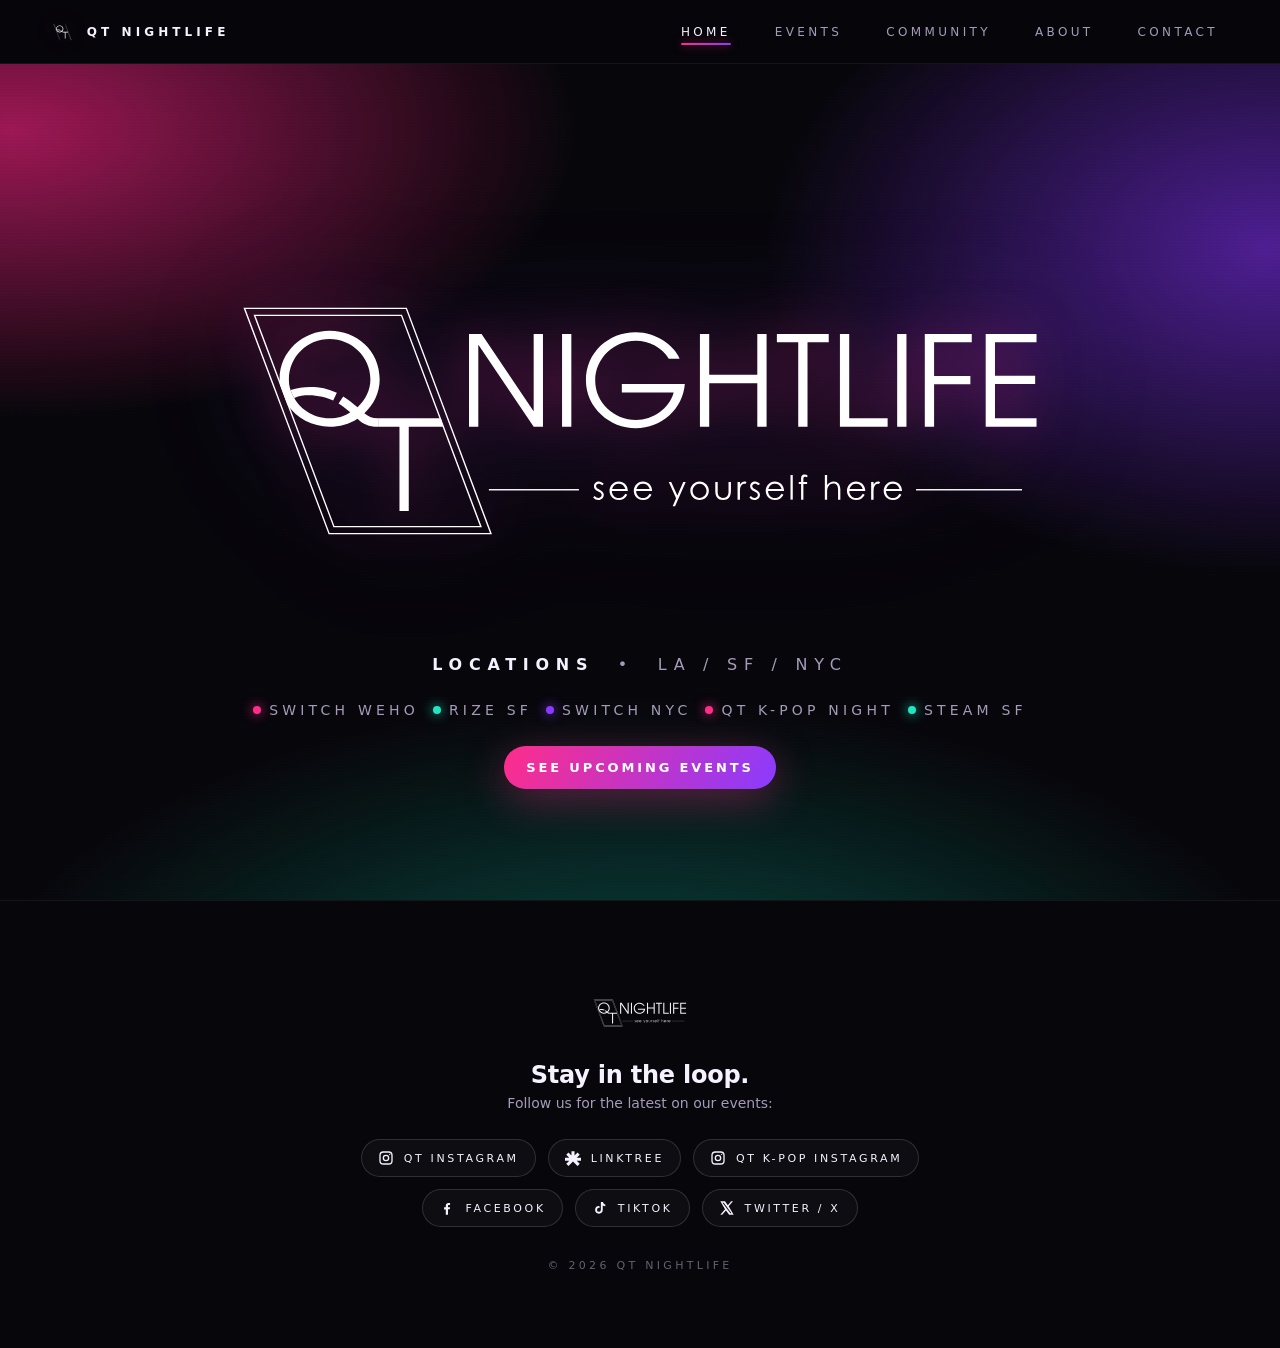
<file: index.html>
<!doctype html>
<html lang="en">
<head>
<meta charset="utf-8" />
<meta name="viewport" content="width=device-width, initial-scale=1, viewport-fit=cover" />
<title>QT Nightlife — LA · SF · NYC</title>
<meta name="description" content="QT Nightlife — LGBTQ+ nightlife in LA, SF, and NYC." />
<link rel="stylesheet" href="styles.css?v=2" />
</head>
<body>

  <header class="topnav">
    <a class="topnav-brand" href="index.html">
      <img src="brand_assets/Logos/QT Nightlife NEW Logos/Icon Only/QT Nightlife Icon Only - White.svg" alt="QT" />
      <span class="brand-name">QT Nightlife</span>
    </a>
    <nav class="topnav-tabs">
      <a href="index.html" aria-current="page">Home</a>
      <a href="events.html">Events</a>
      <a href="community.html">Community</a>
      <a href="about.html">About</a>
      <a href="contact.html">Contact</a>
    </nav>
  </header>

  <section class="hero">
    <div></div>
    <div class="hero-center">
      <img
        class="wordmark"
        src="brand_assets/Logos/QT Nightlife NEW Logos/QT Nightlife_logo Logo - White.svg"
        alt="QT Nightlife"
      />
      <p class="tagline"><b>Locations</b>&nbsp;&nbsp;•&nbsp;&nbsp;<span class="nowrap">LA&nbsp;/&nbsp;SF&nbsp;/&nbsp;NYC</span></p>
      <div class="cities">
        <span class="city-item"><span class="dot"></span>Switch WeHo</span>
        <span class="city-item"><span class="dot t"></span>RIZE SF</span>
        <span class="city-item"><span class="dot p"></span>Switch NYC</span>
        <span class="city-item"><span class="dot"></span>QT K-Pop Night</span>
        <span class="city-item"><span class="dot t"></span>Steam SF</span>
      </div>
      <div class="cta-row">
        <a class="cta primary" href="events.html">See Upcoming Events</a>
      </div>
    </div>
  </section>

  <footer class="footer">
    <img class="footer-mark" src="brand_assets/Logos/QT Nightlife NEW Logos/QT Nightlife_logo Logo - White.svg" alt="QT Nightlife" />
    <h3>Stay in the loop.</h3>
    <p>Follow us for the latest on our events:</p>
    <div class="socials">
      <div class="socials-row">
        <a class="social" href="https://instagram.com/qtnightlife" target="_blank" rel="noopener">
          <svg viewBox="0 0 24 24" fill="none" stroke="currentColor" stroke-width="2" stroke-linecap="round" stroke-linejoin="round" aria-hidden="true"><rect x="3" y="3" width="18" height="18" rx="5"/><circle cx="12" cy="12" r="4"/><circle cx="17.5" cy="6.5" r="1" fill="currentColor" stroke="none"/></svg>
          QT Instagram
        </a>
        <a class="social" href="https://linktr.ee/qtnightlife" target="_blank" rel="noopener">
          <svg viewBox="0 0 24 24" fill="currentColor" aria-hidden="true"><path d="M9.7 2h4.6v6.4l4.5-4.5 3.3 3.3-4.5 4.5H24v4.6h-6.4l4.5 4.5-3.3 3.3-6.8-6.8L5.2 24l-3.3-3.3 4.5-4.5H0v-4.6h6.4L1.9 7.2 5.2 3.9l4.5 4.5V2z"/></svg>
          Linktree
        </a>
        <a class="social" href="https://www.instagram.com/qtkpopnight/" target="_blank" rel="noopener">
          <svg viewBox="0 0 24 24" fill="none" stroke="currentColor" stroke-width="2" stroke-linecap="round" stroke-linejoin="round" aria-hidden="true"><rect x="3" y="3" width="18" height="18" rx="5"/><circle cx="12" cy="12" r="4"/><circle cx="17.5" cy="6.5" r="1" fill="currentColor" stroke="none"/></svg>
          QT K-Pop Instagram
        </a>
      </div>
      <div class="socials-row">
        <a class="social" href="https://www.facebook.com/QTNightlife" target="_blank" rel="noopener">
          <svg viewBox="0 0 24 24" fill="currentColor" aria-hidden="true"><path d="M13.5 22v-8h2.7l.4-3.1h-3.1V8.9c0-.9.2-1.5 1.5-1.5h1.6V4.6c-.3 0-1.3-.1-2.4-.1-2.4 0-4 1.5-4 4.1V11H7.6v3.1h2.6V22h3.3z"/></svg>
          Facebook
        </a>
        <a class="social" href="https://tiktok.com/@qtnightlife" target="_blank" rel="noopener">
          <svg viewBox="0 0 24 24" fill="currentColor" aria-hidden="true"><path d="M16.5 3c.4 1.9 1.5 3.3 3.5 3.8v2.7c-1.4 0-2.7-.4-3.9-1.1v6.4a5.7 5.7 0 1 1-5.7-5.7c.3 0 .6 0 .9.1v2.8a2.9 2.9 0 1 0 2 2.8V3h3.2z"/></svg>
          TikTok
        </a>
        <a class="social" href="https://x.com/qtnightlife" target="_blank" rel="noopener">
          <svg viewBox="0 0 24 24" fill="currentColor" aria-hidden="true"><path d="M18.244 2H21l-6.49 7.41L22 22h-6.78l-4.78-6.27L4.8 22H2l7.02-8.02L2 2h6.96l4.3 5.71L18.24 2zm-1.19 18h1.7L7.05 4H5.27l11.78 16z"/></svg>
          Twitter / X
        </a>
      </div>
    </div>
    <p class="legal">© 2026 QT Nightlife</p>
  </footer>

</body>
</html>
</file>
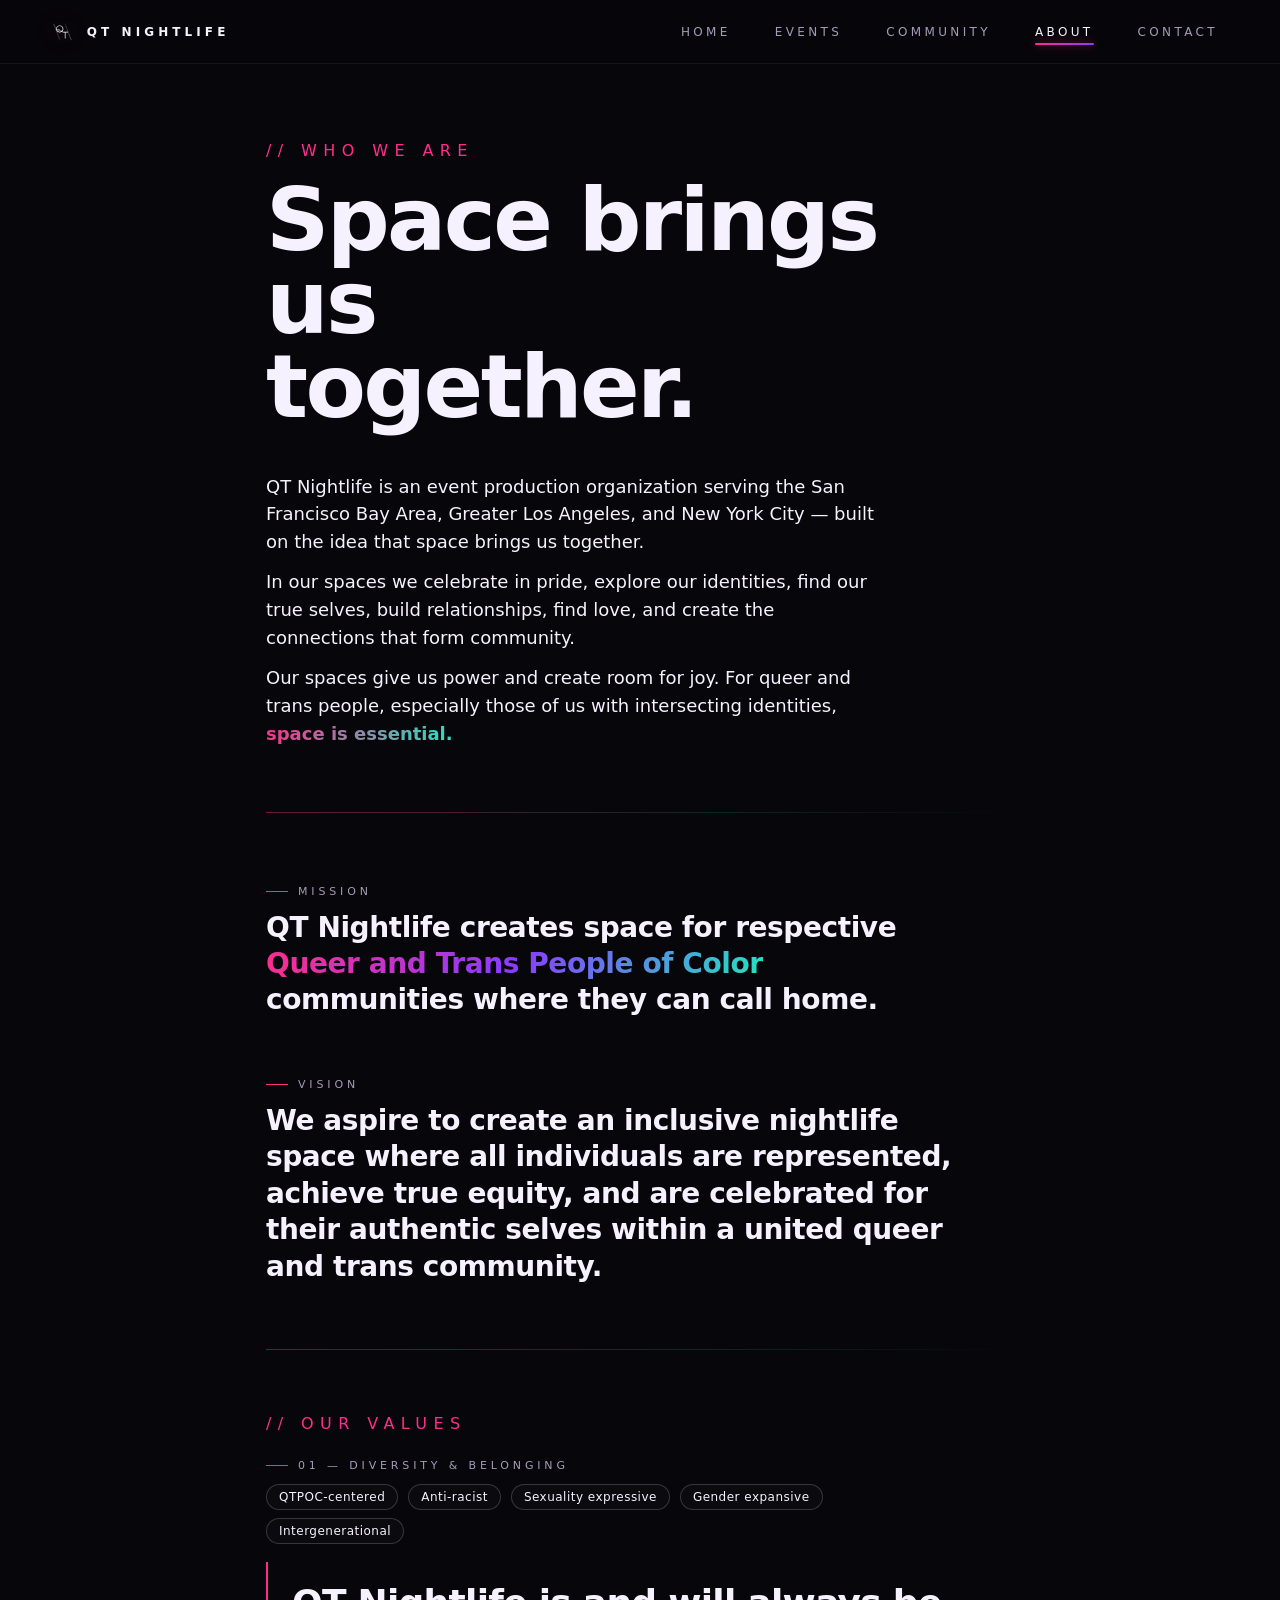
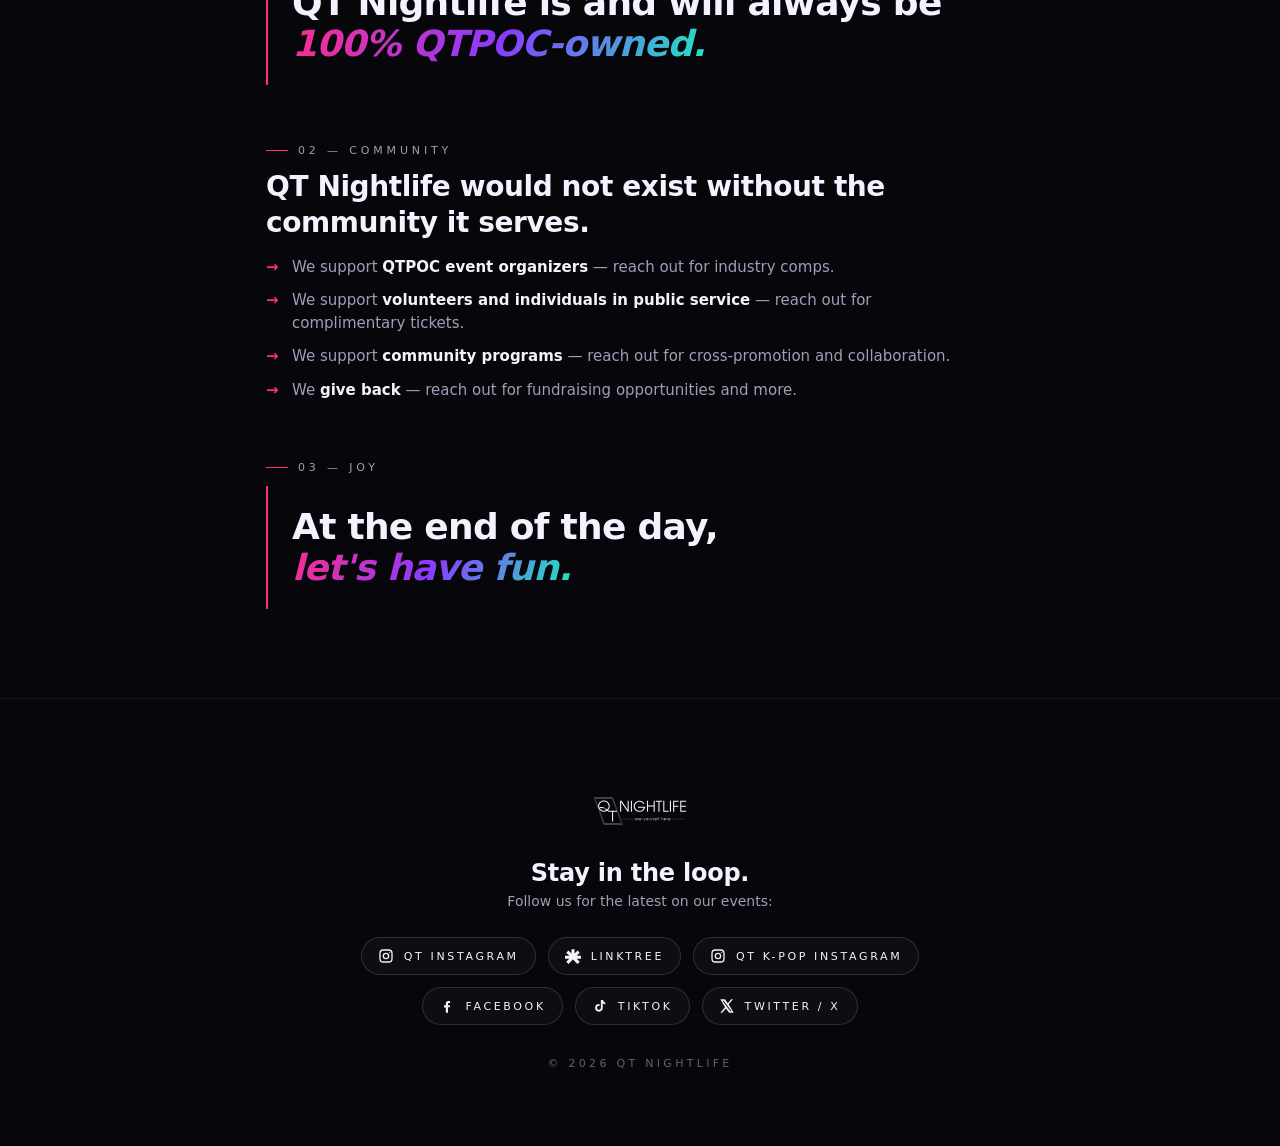
<file: about.html>
<!doctype html>
<html lang="en">
<head>
<meta charset="utf-8" />
<meta name="viewport" content="width=device-width, initial-scale=1, viewport-fit=cover" />
<title>About — QT Nightlife</title>
<meta name="description" content="About QT Nightlife — a queer nightlife collective throwing parties across Los Angeles, San Francisco, and New York." />
<link rel="stylesheet" href="styles.css?v=2" />
</head>
<body>

  <header class="topnav">
    <a class="topnav-brand" href="index.html">
      <img src="brand_assets/Logos/QT Nightlife NEW Logos/Icon Only/QT Nightlife Icon Only - White.svg" alt="QT" />
      <span class="brand-name">QT Nightlife</span>
    </a>
    <nav class="topnav-tabs">
      <a href="index.html">Home</a>
      <a href="events.html">Events</a>
      <a href="community.html">Community</a>
      <a href="about.html" aria-current="page">About</a>
      <a href="contact.html">Contact</a>
    </nav>
  </header>

  <main class="manifesto">
    <p class="manifesto-eyebrow">// Who we are</p>

    <h1 class="manifesto-hero">
      Space brings us<br/>together.
    </h1>

    <div class="manifesto-intro">
      <p>QT Nightlife is an event production organization serving the San Francisco Bay Area, Greater Los Angeles, and New York City — built on the idea that space brings us together.</p>
      <p>In our spaces we celebrate in pride, explore our identities, find our true selves, build relationships, find love, and create the connections that form community.</p>
      <p>Our spaces give us power and create room for joy. For queer and trans people, especially those of us with intersecting identities, <span class="hl">space is essential.</span></p>
    </div>

    <hr class="manifesto-rule" />

    <section class="manifesto-section">
      <p class="manifesto-label">Mission</p>
      <p class="manifesto-statement">
        QT Nightlife creates space for respective <em>Queer and Trans People of Color</em> communities where they can call home.
      </p>
    </section>

    <section class="manifesto-section">
      <p class="manifesto-label">Vision</p>
      <p class="manifesto-statement">
        We aspire to create an inclusive nightlife space where all individuals are represented, achieve true equity, and are celebrated for their authentic selves within a united queer and trans community.
      </p>
    </section>

    <hr class="manifesto-rule" />

    <p class="manifesto-eyebrow">// Our Values</p>

    <section class="manifesto-section">
      <p class="manifesto-label">01 — Diversity &amp; Belonging</p>
      <p class="manifesto-tags">
        <span>QTPOC-centered</span>
        <span>Anti-racist</span>
        <span>Sexuality expressive</span>
        <span>Gender expansive</span>
        <span>Intergenerational</span>
      </p>
      <blockquote class="manifesto-quote">
        QT Nightlife is and will always be<br/><em>100% QTPOC-owned.</em>
      </blockquote>
    </section>

    <section class="manifesto-section">
      <p class="manifesto-label">02 — Community</p>
      <p class="manifesto-statement">
        QT Nightlife would not exist without the community it serves.
      </p>
      <ul class="manifesto-list">
        <li>We support <strong>QTPOC event organizers</strong> — reach out for industry comps.</li>
        <li>We support <strong>volunteers and individuals in public service</strong> — reach out for complimentary tickets.</li>
        <li>We support <strong>community programs</strong> — reach out for cross-promotion and collaboration.</li>
        <li>We <strong>give back</strong> — reach out for fundraising opportunities and more.</li>
      </ul>
    </section>

    <section class="manifesto-section">
      <p class="manifesto-label">03 — Joy</p>
      <blockquote class="manifesto-quote">
        At the end of the day,<br/><em>let's have fun.</em>
      </blockquote>
    </section>
  </main>

  <footer class="footer">
    <img class="footer-mark" src="brand_assets/Logos/QT Nightlife NEW Logos/QT Nightlife_logo Logo - White.svg" alt="QT Nightlife" />
    <h3>Stay in the loop.</h3>
    <p>Follow us for the latest on our events:</p>
    <div class="socials">
      <div class="socials-row">
        <a class="social" href="https://instagram.com/qtnightlife" target="_blank" rel="noopener">
          <svg viewBox="0 0 24 24" fill="none" stroke="currentColor" stroke-width="2" stroke-linecap="round" stroke-linejoin="round" aria-hidden="true"><rect x="3" y="3" width="18" height="18" rx="5"/><circle cx="12" cy="12" r="4"/><circle cx="17.5" cy="6.5" r="1" fill="currentColor" stroke="none"/></svg>
          QT Instagram
        </a>
        <a class="social" href="https://linktr.ee/qtnightlife" target="_blank" rel="noopener">
          <svg viewBox="0 0 24 24" fill="currentColor" aria-hidden="true"><path d="M9.7 2h4.6v6.4l4.5-4.5 3.3 3.3-4.5 4.5H24v4.6h-6.4l4.5 4.5-3.3 3.3-6.8-6.8L5.2 24l-3.3-3.3 4.5-4.5H0v-4.6h6.4L1.9 7.2 5.2 3.9l4.5 4.5V2z"/></svg>
          Linktree
        </a>
        <a class="social" href="https://www.instagram.com/qtkpopnight/" target="_blank" rel="noopener">
          <svg viewBox="0 0 24 24" fill="none" stroke="currentColor" stroke-width="2" stroke-linecap="round" stroke-linejoin="round" aria-hidden="true"><rect x="3" y="3" width="18" height="18" rx="5"/><circle cx="12" cy="12" r="4"/><circle cx="17.5" cy="6.5" r="1" fill="currentColor" stroke="none"/></svg>
          QT K-Pop Instagram
        </a>
      </div>
      <div class="socials-row">
        <a class="social" href="https://www.facebook.com/QTNightlife" target="_blank" rel="noopener">
          <svg viewBox="0 0 24 24" fill="currentColor" aria-hidden="true"><path d="M13.5 22v-8h2.7l.4-3.1h-3.1V8.9c0-.9.2-1.5 1.5-1.5h1.6V4.6c-.3 0-1.3-.1-2.4-.1-2.4 0-4 1.5-4 4.1V11H7.6v3.1h2.6V22h3.3z"/></svg>
          Facebook
        </a>
        <a class="social" href="https://tiktok.com/@qtnightlife" target="_blank" rel="noopener">
          <svg viewBox="0 0 24 24" fill="currentColor" aria-hidden="true"><path d="M16.5 3c.4 1.9 1.5 3.3 3.5 3.8v2.7c-1.4 0-2.7-.4-3.9-1.1v6.4a5.7 5.7 0 1 1-5.7-5.7c.3 0 .6 0 .9.1v2.8a2.9 2.9 0 1 0 2 2.8V3h3.2z"/></svg>
          TikTok
        </a>
        <a class="social" href="https://x.com/qtnightlife" target="_blank" rel="noopener">
          <svg viewBox="0 0 24 24" fill="currentColor" aria-hidden="true"><path d="M18.244 2H21l-6.49 7.41L22 22h-6.78l-4.78-6.27L4.8 22H2l7.02-8.02L2 2h6.96l4.3 5.71L18.24 2zm-1.19 18h1.7L7.05 4H5.27l11.78 16z"/></svg>
          Twitter / X
        </a>
      </div>
    </div>
    <p class="legal">© 2026 QT Nightlife</p>
  </footer>

</body>
</html>
</file>
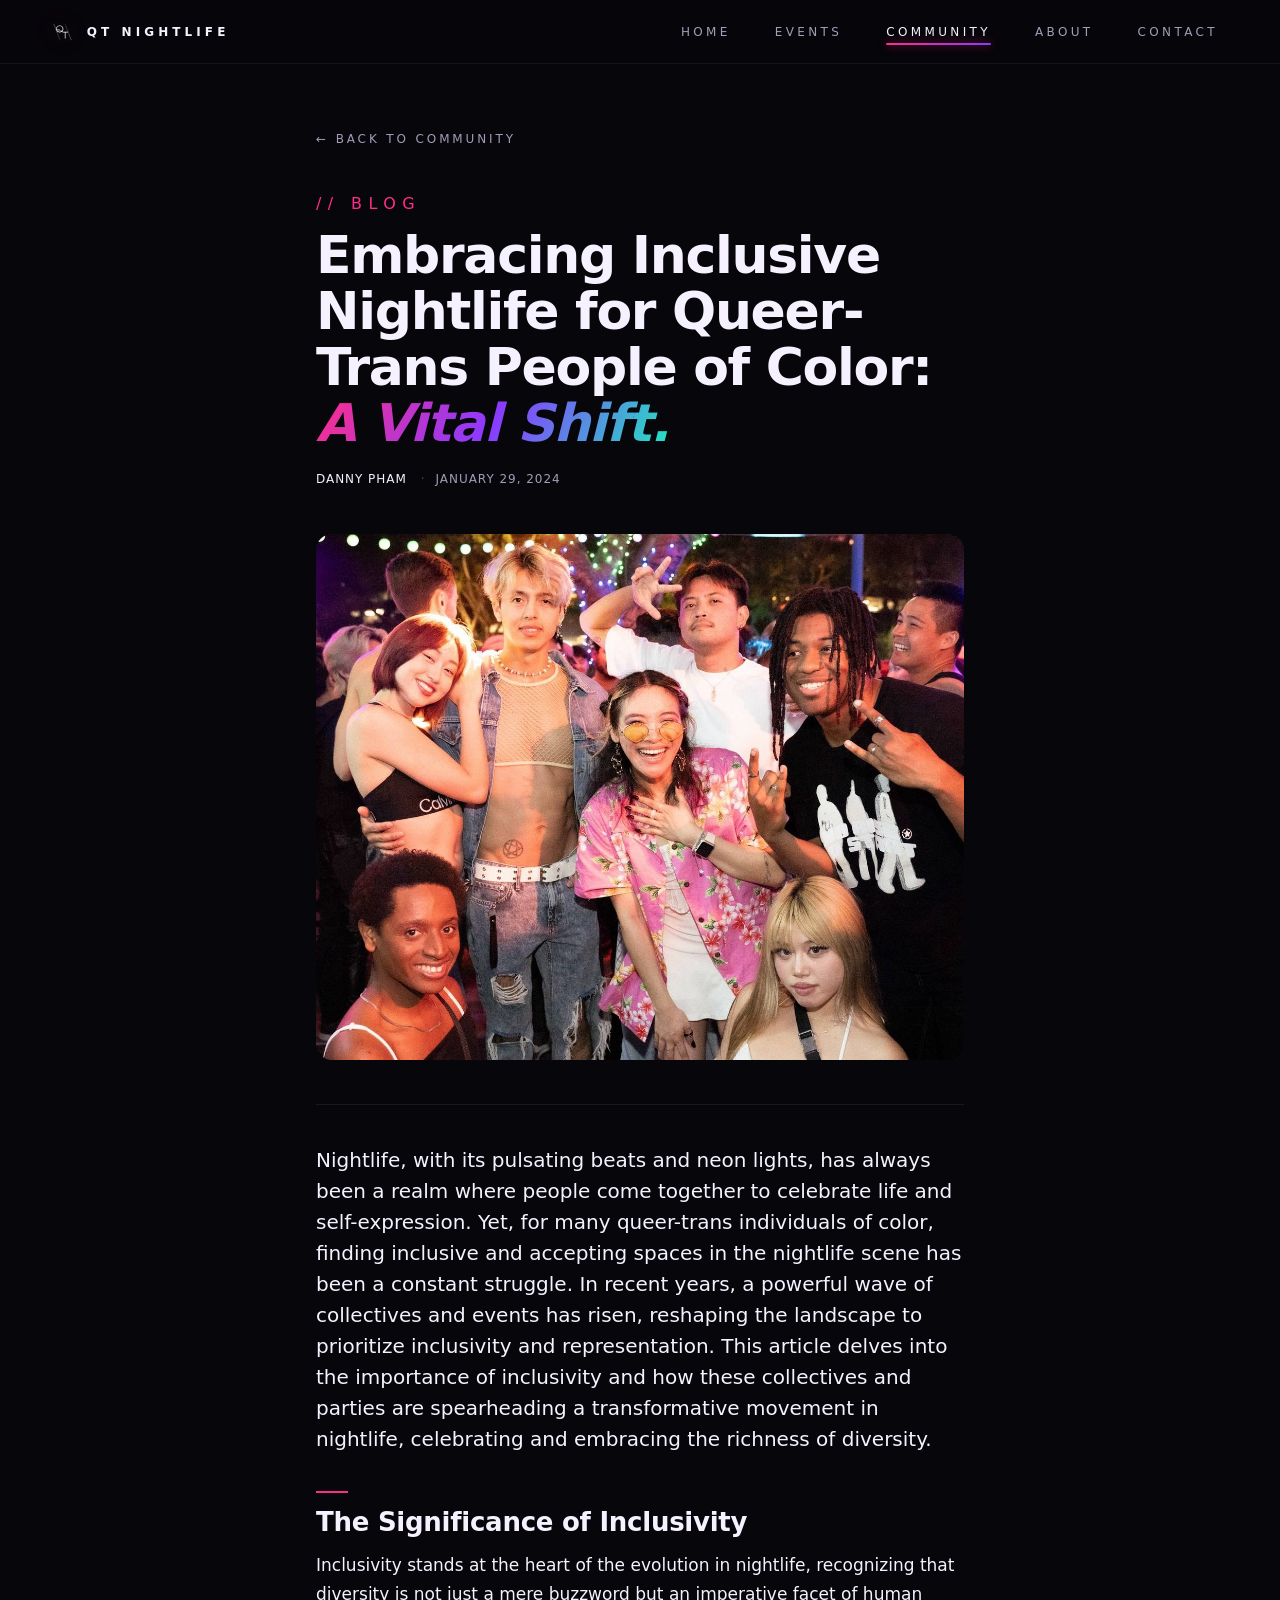
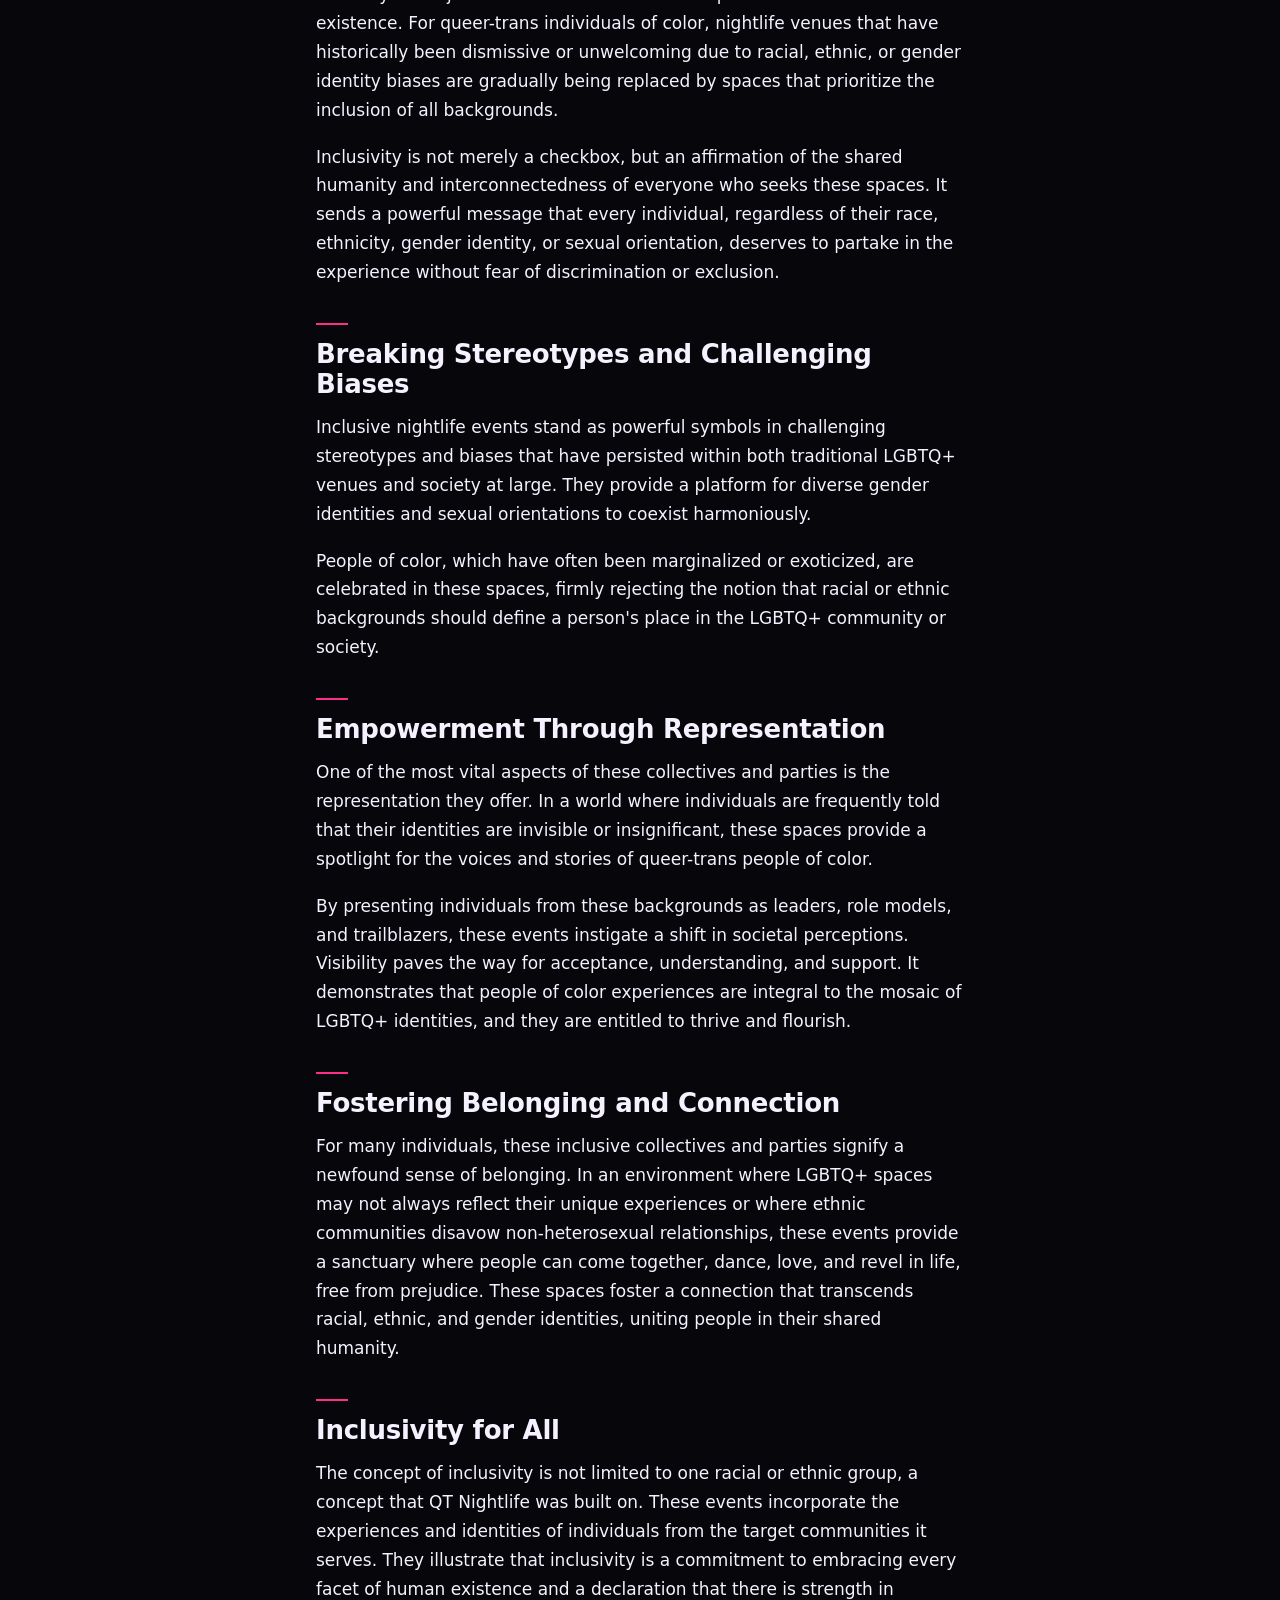
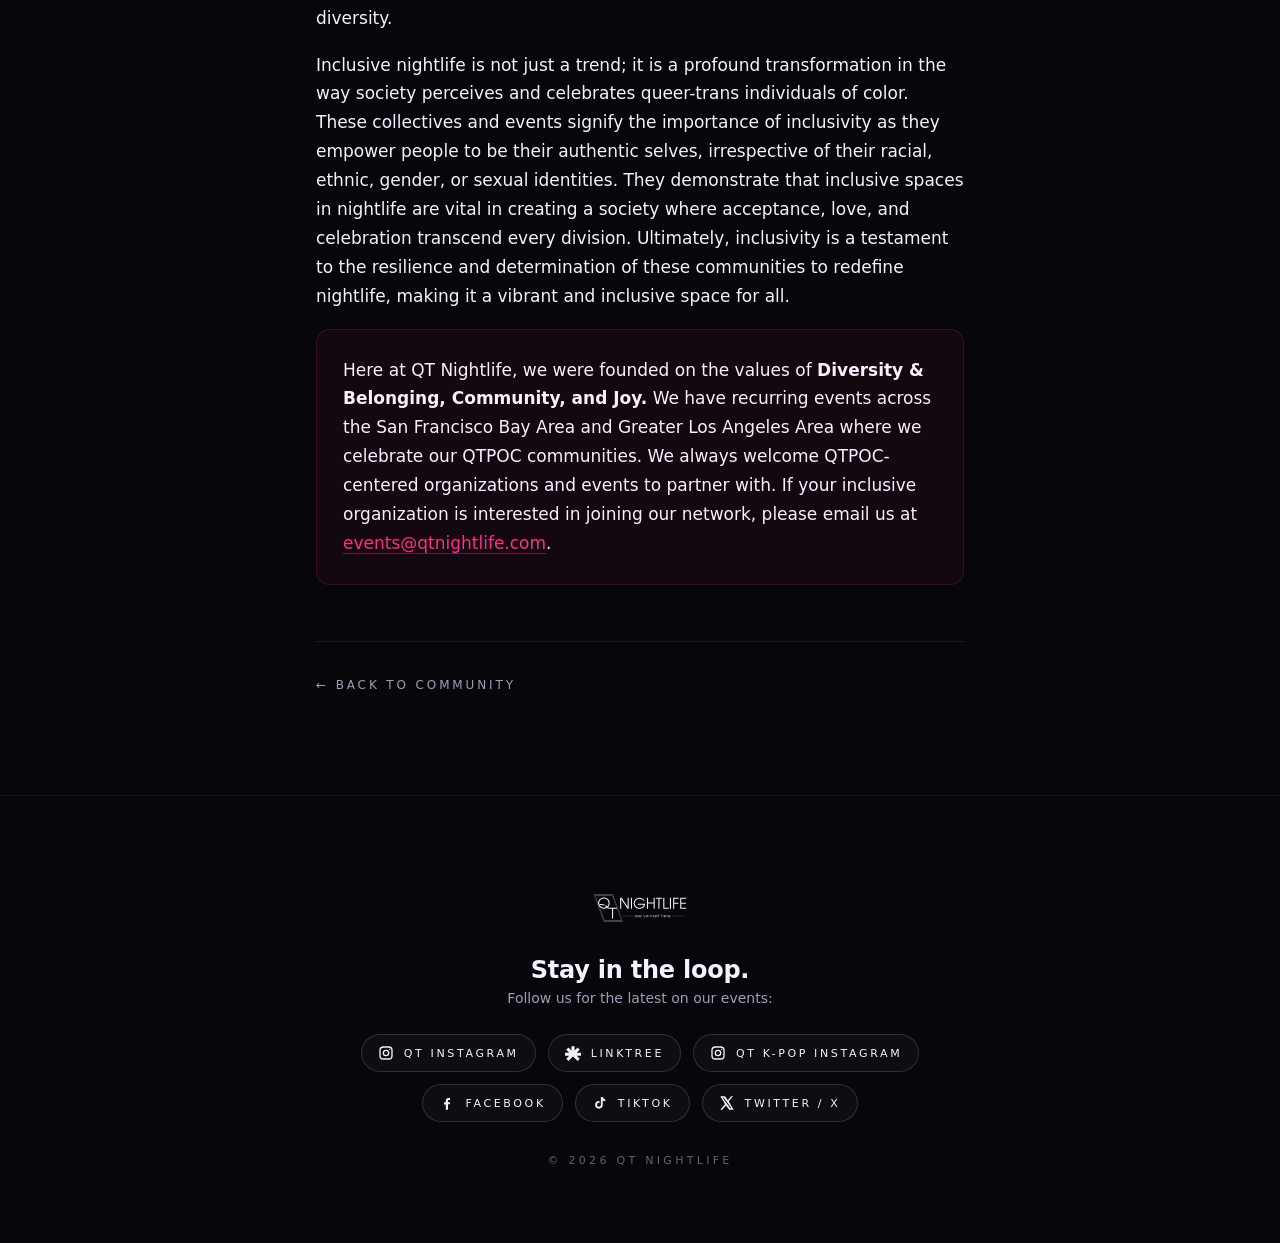
<file: blog-qtpoc-nightlife.html>
<!doctype html>
<html lang="en">
<head>
<meta charset="utf-8" />
<meta name="viewport" content="width=device-width, initial-scale=1, viewport-fit=cover" />
<title>Embracing Inclusive Nightlife for QTPOC — QT Nightlife</title>
<meta name="description" content="Why inclusive nightlife matters for Queer-Trans People of Color — a piece from QT Nightlife founder Danny Pham." />
<link rel="stylesheet" href="styles.css?v=2" />
</head>
<body>

  <header class="topnav">
    <a class="topnav-brand" href="index.html">
      <img src="brand_assets/Logos/QT Nightlife NEW Logos/Icon Only/QT Nightlife Icon Only - White.svg" alt="QT" />
      <span class="brand-name">QT Nightlife</span>
    </a>
    <nav class="topnav-tabs">
      <a href="index.html">Home</a>
      <a href="events.html">Events</a>
      <a href="community.html" aria-current="page">Community</a>
      <a href="about.html">About</a>
      <a href="contact.html">Contact</a>
    </nav>
  </header>

  <main class="article">
    <a class="article-back" href="community.html">← Back to Community</a>

    <header class="article-head">
      <p class="article-eyebrow">// Blog</p>
      <h1 class="article-title">Embracing Inclusive Nightlife for Queer-Trans People of Color: <em>A Vital Shift.</em></h1>
      <p class="article-meta">
        <span class="article-author">Danny Pham</span>
        <span class="article-date">January 29, 2024</span>
      </p>
    </header>

    <figure class="article-hero">
      <img src="brand_assets/blog_post_1_pic.jpg" alt="QT Nightlife event photo" />
    </figure>

    <div class="article-body">
      <p class="article-lede">Nightlife, with its pulsating beats and neon lights, has always been a realm where people come together to celebrate life and self-expression. Yet, for many queer-trans individuals of color, finding inclusive and accepting spaces in the nightlife scene has been a constant struggle. In recent years, a powerful wave of collectives and events has risen, reshaping the landscape to prioritize inclusivity and representation. This article delves into the importance of inclusivity and how these collectives and parties are spearheading a transformative movement in nightlife, celebrating and embracing the richness of diversity.</p>

      <h2>The Significance of Inclusivity</h2>
      <p>Inclusivity stands at the heart of the evolution in nightlife, recognizing that diversity is not just a mere buzzword but an imperative facet of human existence. For queer-trans individuals of color, nightlife venues that have historically been dismissive or unwelcoming due to racial, ethnic, or gender identity biases are gradually being replaced by spaces that prioritize the inclusion of all backgrounds.</p>
      <p>Inclusivity is not merely a checkbox, but an affirmation of the shared humanity and interconnectedness of everyone who seeks these spaces. It sends a powerful message that every individual, regardless of their race, ethnicity, gender identity, or sexual orientation, deserves to partake in the experience without fear of discrimination or exclusion.</p>

      <h2>Breaking Stereotypes and Challenging Biases</h2>
      <p>Inclusive nightlife events stand as powerful symbols in challenging stereotypes and biases that have persisted within both traditional LGBTQ+ venues and society at large. They provide a platform for diverse gender identities and sexual orientations to coexist harmoniously.</p>
      <p>People of color, which have often been marginalized or exoticized, are celebrated in these spaces, firmly rejecting the notion that racial or ethnic backgrounds should define a person's place in the LGBTQ+ community or society.</p>

      <h2>Empowerment Through Representation</h2>
      <p>One of the most vital aspects of these collectives and parties is the representation they offer. In a world where individuals are frequently told that their identities are invisible or insignificant, these spaces provide a spotlight for the voices and stories of queer-trans people of color.</p>
      <p>By presenting individuals from these backgrounds as leaders, role models, and trailblazers, these events instigate a shift in societal perceptions. Visibility paves the way for acceptance, understanding, and support. It demonstrates that people of color experiences are integral to the mosaic of LGBTQ+ identities, and they are entitled to thrive and flourish.</p>

      <h2>Fostering Belonging and Connection</h2>
      <p>For many individuals, these inclusive collectives and parties signify a newfound sense of belonging. In an environment where LGBTQ+ spaces may not always reflect their unique experiences or where ethnic communities disavow non-heterosexual relationships, these events provide a sanctuary where people can come together, dance, love, and revel in life, free from prejudice. These spaces foster a connection that transcends racial, ethnic, and gender identities, uniting people in their shared humanity.</p>

      <h2>Inclusivity for All</h2>
      <p>The concept of inclusivity is not limited to one racial or ethnic group, a concept that QT Nightlife was built on. These events incorporate the experiences and identities of individuals from the target communities it serves. They illustrate that inclusivity is a commitment to embracing every facet of human existence and a declaration that there is strength in diversity.</p>
      <p>Inclusive nightlife is not just a trend; it is a profound transformation in the way society perceives and celebrates queer-trans individuals of color. These collectives and events signify the importance of inclusivity as they empower people to be their authentic selves, irrespective of their racial, ethnic, gender, or sexual identities. They demonstrate that inclusive spaces in nightlife are vital in creating a society where acceptance, love, and celebration transcend every division. Ultimately, inclusivity is a testament to the resilience and determination of these communities to redefine nightlife, making it a vibrant and inclusive space for all.</p>

      <p class="article-outro">Here at QT Nightlife, we were founded on the values of <strong>Diversity &amp; Belonging, Community, and Joy.</strong> We have recurring events across the San Francisco Bay Area and Greater Los Angeles Area where we celebrate our QTPOC communities. We always welcome QTPOC-centered organizations and events to partner with. If your inclusive organization is interested in joining our network, please email us at <a href="mailto:events@qtnightlife.com">events@qtnightlife.com</a>.</p>
    </div>

    <footer class="article-foot">
      <a class="article-back" href="community.html">← Back to Community</a>
    </footer>
  </main>

  <footer class="footer">
    <img class="footer-mark" src="brand_assets/Logos/QT Nightlife NEW Logos/QT Nightlife_logo Logo - White.svg" alt="QT Nightlife" />
    <h3>Stay in the loop.</h3>
    <p>Follow us for the latest on our events:</p>
    <div class="socials">
      <div class="socials-row">
        <a class="social" href="https://instagram.com/qtnightlife" target="_blank" rel="noopener">
          <svg viewBox="0 0 24 24" fill="none" stroke="currentColor" stroke-width="2" stroke-linecap="round" stroke-linejoin="round" aria-hidden="true"><rect x="3" y="3" width="18" height="18" rx="5"/><circle cx="12" cy="12" r="4"/><circle cx="17.5" cy="6.5" r="1" fill="currentColor" stroke="none"/></svg>
          QT Instagram
        </a>
        <a class="social" href="https://linktr.ee/qtnightlife" target="_blank" rel="noopener">
          <svg viewBox="0 0 24 24" fill="currentColor" aria-hidden="true"><path d="M9.7 2h4.6v6.4l4.5-4.5 3.3 3.3-4.5 4.5H24v4.6h-6.4l4.5 4.5-3.3 3.3-6.8-6.8L5.2 24l-3.3-3.3 4.5-4.5H0v-4.6h6.4L1.9 7.2 5.2 3.9l4.5 4.5V2z"/></svg>
          Linktree
        </a>
        <a class="social" href="https://www.instagram.com/qtkpopnight/" target="_blank" rel="noopener">
          <svg viewBox="0 0 24 24" fill="none" stroke="currentColor" stroke-width="2" stroke-linecap="round" stroke-linejoin="round" aria-hidden="true"><rect x="3" y="3" width="18" height="18" rx="5"/><circle cx="12" cy="12" r="4"/><circle cx="17.5" cy="6.5" r="1" fill="currentColor" stroke="none"/></svg>
          QT K-Pop Instagram
        </a>
      </div>
      <div class="socials-row">
        <a class="social" href="https://www.facebook.com/QTNightlife" target="_blank" rel="noopener">
          <svg viewBox="0 0 24 24" fill="currentColor" aria-hidden="true"><path d="M13.5 22v-8h2.7l.4-3.1h-3.1V8.9c0-.9.2-1.5 1.5-1.5h1.6V4.6c-.3 0-1.3-.1-2.4-.1-2.4 0-4 1.5-4 4.1V11H7.6v3.1h2.6V22h3.3z"/></svg>
          Facebook
        </a>
        <a class="social" href="https://tiktok.com/@qtnightlife" target="_blank" rel="noopener">
          <svg viewBox="0 0 24 24" fill="currentColor" aria-hidden="true"><path d="M16.5 3c.4 1.9 1.5 3.3 3.5 3.8v2.7c-1.4 0-2.7-.4-3.9-1.1v6.4a5.7 5.7 0 1 1-5.7-5.7c.3 0 .6 0 .9.1v2.8a2.9 2.9 0 1 0 2 2.8V3h3.2z"/></svg>
          TikTok
        </a>
        <a class="social" href="https://x.com/qtnightlife" target="_blank" rel="noopener">
          <svg viewBox="0 0 24 24" fill="currentColor" aria-hidden="true"><path d="M18.244 2H21l-6.49 7.41L22 22h-6.78l-4.78-6.27L4.8 22H2l7.02-8.02L2 2h6.96l4.3 5.71L18.24 2zm-1.19 18h1.7L7.05 4H5.27l11.78 16z"/></svg>
          Twitter / X
        </a>
      </div>
    </div>
    <p class="legal">© 2026 QT Nightlife</p>
  </footer>

</body>
</html>
</file>
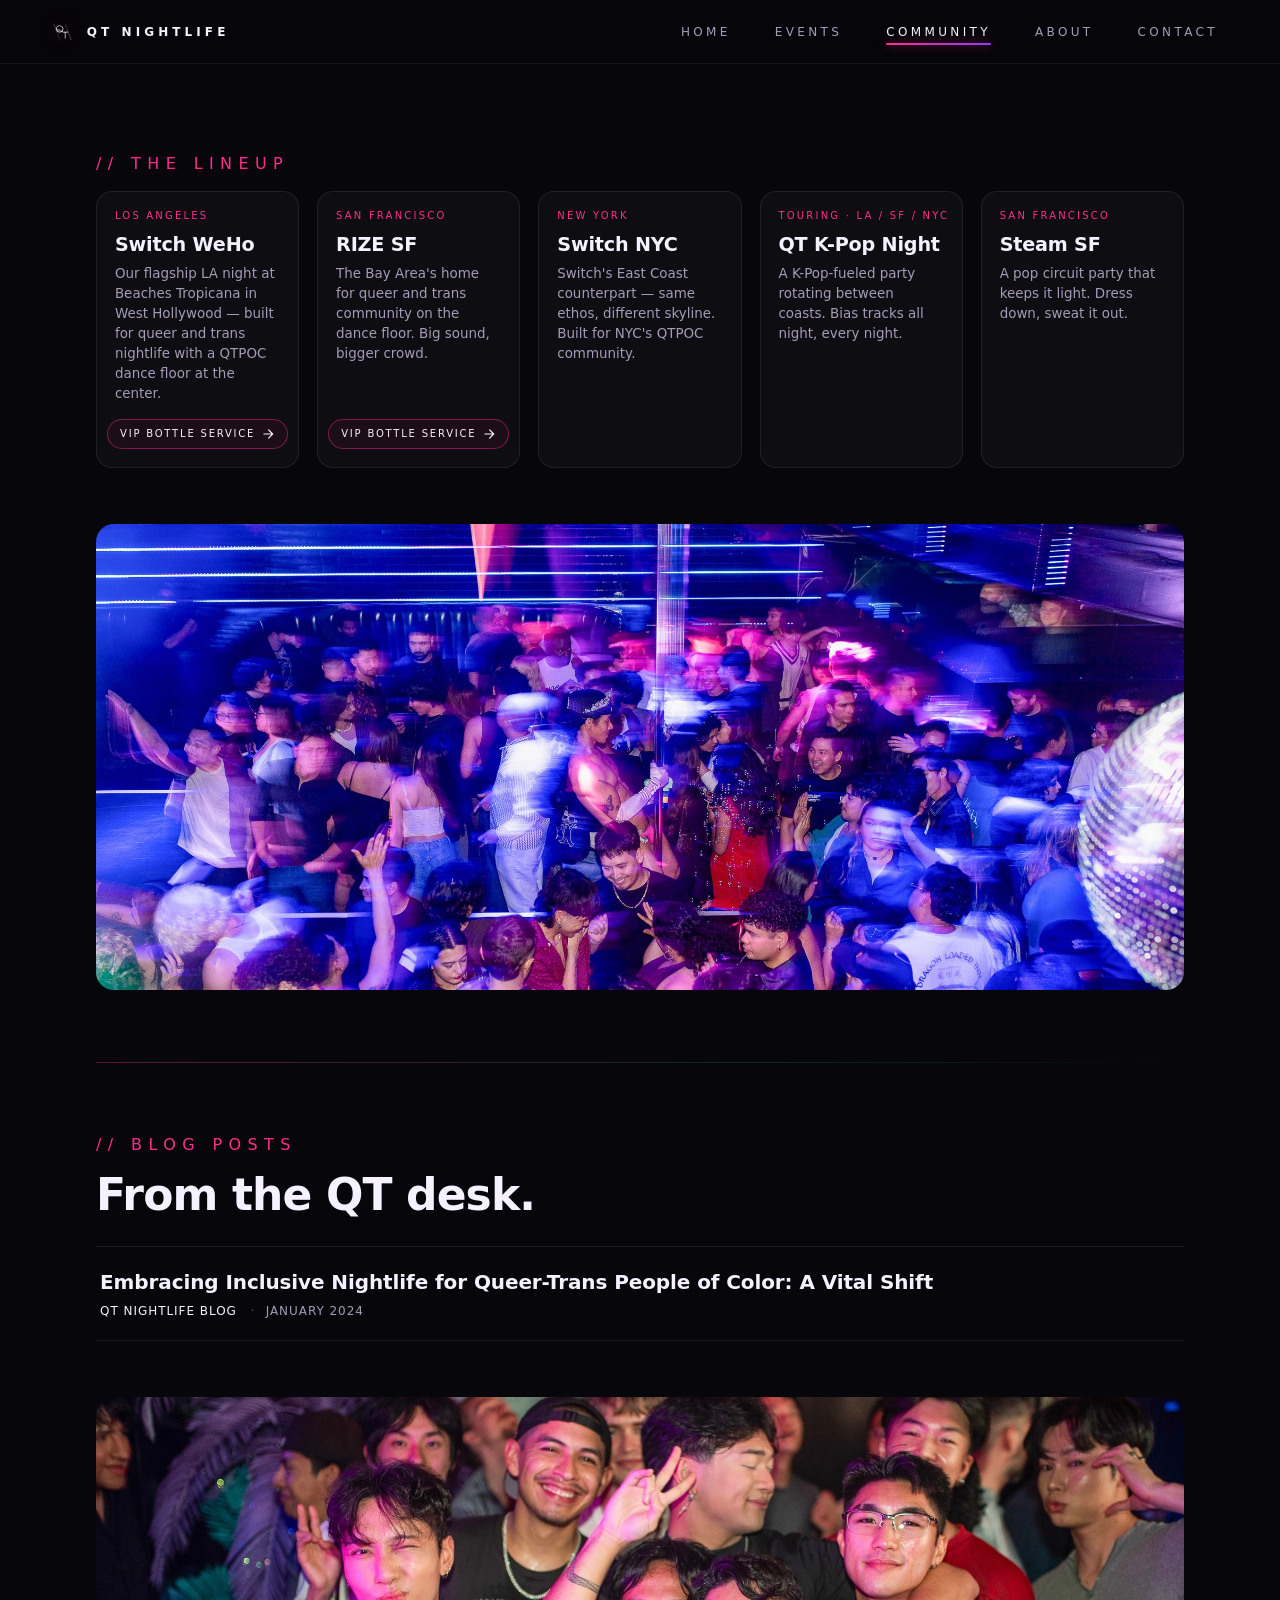
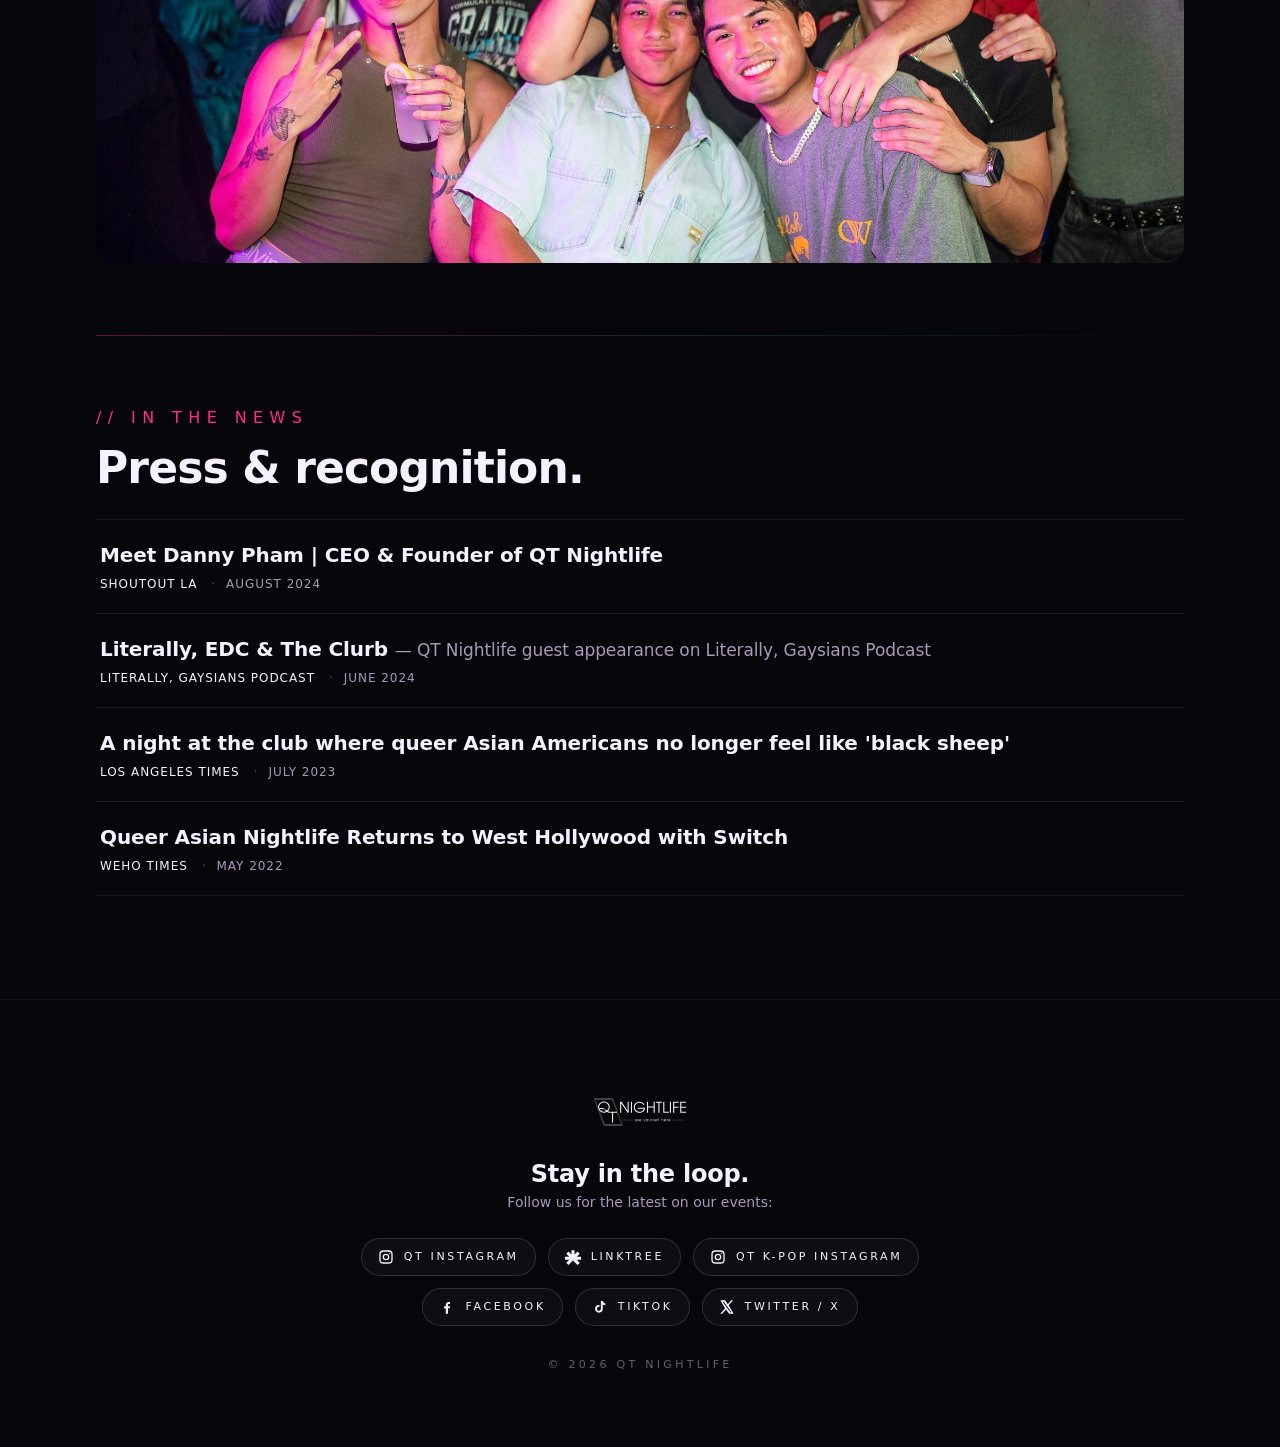
<file: community.html>
<!doctype html>
<html lang="en">
<head>
<meta charset="utf-8" />
<meta name="viewport" content="width=device-width, initial-scale=1, viewport-fit=cover" />
<title>Community — QT Nightlife</title>
<meta name="description" content="QT Nightlife events across LA, SF, and NYC — plus press and recognition." />
<link rel="stylesheet" href="styles.css?v=2" />
</head>
<body>

  <header class="topnav">
    <a class="topnav-brand" href="index.html">
      <img src="brand_assets/Logos/QT Nightlife NEW Logos/Icon Only/QT Nightlife Icon Only - White.svg" alt="QT" />
      <span class="brand-name">QT Nightlife</span>
    </a>
    <nav class="topnav-tabs">
      <a href="index.html">Home</a>
      <a href="events.html">Events</a>
      <a href="community.html" aria-current="page">Community</a>
      <a href="about.html">About</a>
      <a href="contact.html">Contact</a>
    </nav>
  </header>

  <main class="page">
    <section class="community-events">
      <p class="section-eyebrow">// The Lineup</p>
      <div class="event-grid">
        <article class="event-card">
          <span class="city-tag">Los Angeles</span>
          <h3>Switch WeHo</h3>
          <p>Our flagship LA night at Beaches Tropicana in West Hollywood — built for queer and trans nightlife with a QTPOC dance floor at the center.</p>
          <a class="event-cta" href="https://docs.google.com/document/d/1871PJP0i4_PwkjDzhZfHgBSPuYSYy3YZ01f1frDuwvc/edit?tab=t.0#heading=h.2ql1epmh2haf" target="_blank" rel="noopener">
            VIP Bottle Service
            <svg viewBox="0 0 24 24" fill="none" stroke="currentColor" stroke-width="2" stroke-linecap="round" stroke-linejoin="round" aria-hidden="true"><path d="M5 12h14M13 5l7 7-7 7"/></svg>
          </a>
        </article>
        <article class="event-card">
          <span class="city-tag">San Francisco</span>
          <h3>RIZE SF</h3>
          <p>The Bay Area's home for queer and trans community on the dance floor. Big sound, bigger crowd.</p>
          <a class="event-cta" href="https://docs.google.com/document/d/1TlO2uPDYf158aQIarw7JArhY_K7gNrNmNmLuw6URMqg/edit?tab=t.0#heading=h.2ql1epmh2haf" target="_blank" rel="noopener">
            VIP Bottle Service
            <svg viewBox="0 0 24 24" fill="none" stroke="currentColor" stroke-width="2" stroke-linecap="round" stroke-linejoin="round" aria-hidden="true"><path d="M5 12h14M13 5l7 7-7 7"/></svg>
          </a>
        </article>
        <article class="event-card">
          <span class="city-tag">New York</span>
          <h3>Switch NYC</h3>
          <p>Switch's East Coast counterpart — same ethos, different skyline. Built for NYC's QTPOC community.</p>
        </article>
        <article class="event-card">
          <span class="city-tag">Touring · LA / SF / NYC</span>
          <h3>QT K-Pop Night</h3>
          <p>A K-Pop-fueled party rotating between coasts. Bias tracks all night, every night.</p>
        </article>
        <article class="event-card">
          <span class="city-tag">San Francisco</span>
          <h3>Steam SF</h3>
          <p>A pop circuit party that keeps it light. Dress down, sweat it out.</p>
        </article>
      </div>
    </section>

    <figure class="community-photo">
      <img src="brand_assets/community_photo_1.jpg" alt="QT Nightlife community" />
    </figure>

    <hr class="section-rule" />

    <section class="community-blog">
      <p class="section-eyebrow">// Blog Posts</p>
      <h2 class="section-title">From the QT desk.</h2>
      <ul class="press-list">
        <li class="press-item">
          <a href="blog-qtpoc-nightlife.html">
            <span class="press-title">Embracing Inclusive Nightlife for Queer-Trans People of Color: A Vital Shift</span>
            <span class="press-meta"><span class="press-outlet">QT Nightlife Blog</span><span class="press-date">January 2024</span></span>
          </a>
        </li>
      </ul>
    </section>

    <figure class="community-photo">
      <img src="brand_assets/community_photo_2_edit3.jpg" alt="QT Nightlife community" />
    </figure>

    <hr class="section-rule" />

    <section class="community-press">
      <p class="section-eyebrow">// In the News</p>
      <h2 class="section-title">Press &amp; recognition.</h2>
      <ul class="press-list">
        <li class="press-item">
          <a href="https://shoutoutla.com/meet-danny-pham-ceo-founder-of-qt-nightlife/" target="_blank" rel="noopener">
            <span class="press-title">Meet Danny Pham | CEO &amp; Founder of QT Nightlife</span>
            <span class="press-meta"><span class="press-outlet">ShoutOut LA</span><span class="press-date">August 2024</span></span>
          </a>
        </li>
        <li class="press-item">
          <a href="https://open.spotify.com/episode/13amVBd1I2xskJ7IM0zB4g" target="_blank" rel="noopener">
            <span class="press-title">Literally, EDC &amp; The Clurb <span class="press-sub">— QT Nightlife guest appearance on Literally, Gaysians Podcast</span></span>
            <span class="press-meta"><span class="press-outlet">Literally, Gaysians Podcast</span><span class="press-date">June 2024</span></span>
          </a>
        </li>
        <li class="press-item">
          <a href="https://www.latimes.com/california/story/2023-07-17/a-night-at-the-club-where-queer-asian-americans-no-longer-feel-like-the-black-sheep" target="_blank" rel="noopener">
            <span class="press-title">A night at the club where queer Asian Americans no longer feel like 'black sheep'</span>
            <span class="press-meta"><span class="press-outlet">Los Angeles Times</span><span class="press-date">July 2023</span></span>
          </a>
        </li>
        <li class="press-item">
          <a href="https://wehotimes.com/queer-asian-nightlife-returns-to-west-hollywood-with-switch/" target="_blank" rel="noopener">
            <span class="press-title">Queer Asian Nightlife Returns to West Hollywood with Switch</span>
            <span class="press-meta"><span class="press-outlet">WeHo Times</span><span class="press-date">May 2022</span></span>
          </a>
        </li>
      </ul>
    </section>
  </main>

  <footer class="footer">
    <img class="footer-mark" src="brand_assets/Logos/QT Nightlife NEW Logos/QT Nightlife_logo Logo - White.svg" alt="QT Nightlife" />
    <h3>Stay in the loop.</h3>
    <p>Follow us for the latest on our events:</p>
    <div class="socials">
      <div class="socials-row">
        <a class="social" href="https://instagram.com/qtnightlife" target="_blank" rel="noopener">
          <svg viewBox="0 0 24 24" fill="none" stroke="currentColor" stroke-width="2" stroke-linecap="round" stroke-linejoin="round" aria-hidden="true"><rect x="3" y="3" width="18" height="18" rx="5"/><circle cx="12" cy="12" r="4"/><circle cx="17.5" cy="6.5" r="1" fill="currentColor" stroke="none"/></svg>
          QT Instagram
        </a>
        <a class="social" href="https://linktr.ee/qtnightlife" target="_blank" rel="noopener">
          <svg viewBox="0 0 24 24" fill="currentColor" aria-hidden="true"><path d="M9.7 2h4.6v6.4l4.5-4.5 3.3 3.3-4.5 4.5H24v4.6h-6.4l4.5 4.5-3.3 3.3-6.8-6.8L5.2 24l-3.3-3.3 4.5-4.5H0v-4.6h6.4L1.9 7.2 5.2 3.9l4.5 4.5V2z"/></svg>
          Linktree
        </a>
        <a class="social" href="https://www.instagram.com/qtkpopnight/" target="_blank" rel="noopener">
          <svg viewBox="0 0 24 24" fill="none" stroke="currentColor" stroke-width="2" stroke-linecap="round" stroke-linejoin="round" aria-hidden="true"><rect x="3" y="3" width="18" height="18" rx="5"/><circle cx="12" cy="12" r="4"/><circle cx="17.5" cy="6.5" r="1" fill="currentColor" stroke="none"/></svg>
          QT K-Pop Instagram
        </a>
      </div>
      <div class="socials-row">
        <a class="social" href="https://www.facebook.com/QTNightlife" target="_blank" rel="noopener">
          <svg viewBox="0 0 24 24" fill="currentColor" aria-hidden="true"><path d="M13.5 22v-8h2.7l.4-3.1h-3.1V8.9c0-.9.2-1.5 1.5-1.5h1.6V4.6c-.3 0-1.3-.1-2.4-.1-2.4 0-4 1.5-4 4.1V11H7.6v3.1h2.6V22h3.3z"/></svg>
          Facebook
        </a>
        <a class="social" href="https://tiktok.com/@qtnightlife" target="_blank" rel="noopener">
          <svg viewBox="0 0 24 24" fill="currentColor" aria-hidden="true"><path d="M16.5 3c.4 1.9 1.5 3.3 3.5 3.8v2.7c-1.4 0-2.7-.4-3.9-1.1v6.4a5.7 5.7 0 1 1-5.7-5.7c.3 0 .6 0 .9.1v2.8a2.9 2.9 0 1 0 2 2.8V3h3.2z"/></svg>
          TikTok
        </a>
        <a class="social" href="https://x.com/qtnightlife" target="_blank" rel="noopener">
          <svg viewBox="0 0 24 24" fill="currentColor" aria-hidden="true"><path d="M18.244 2H21l-6.49 7.41L22 22h-6.78l-4.78-6.27L4.8 22H2l7.02-8.02L2 2h6.96l4.3 5.71L18.24 2zm-1.19 18h1.7L7.05 4H5.27l11.78 16z"/></svg>
          Twitter / X
        </a>
      </div>
    </div>
    <p class="legal">© 2026 QT Nightlife</p>
  </footer>

</body>
</html>
</file>
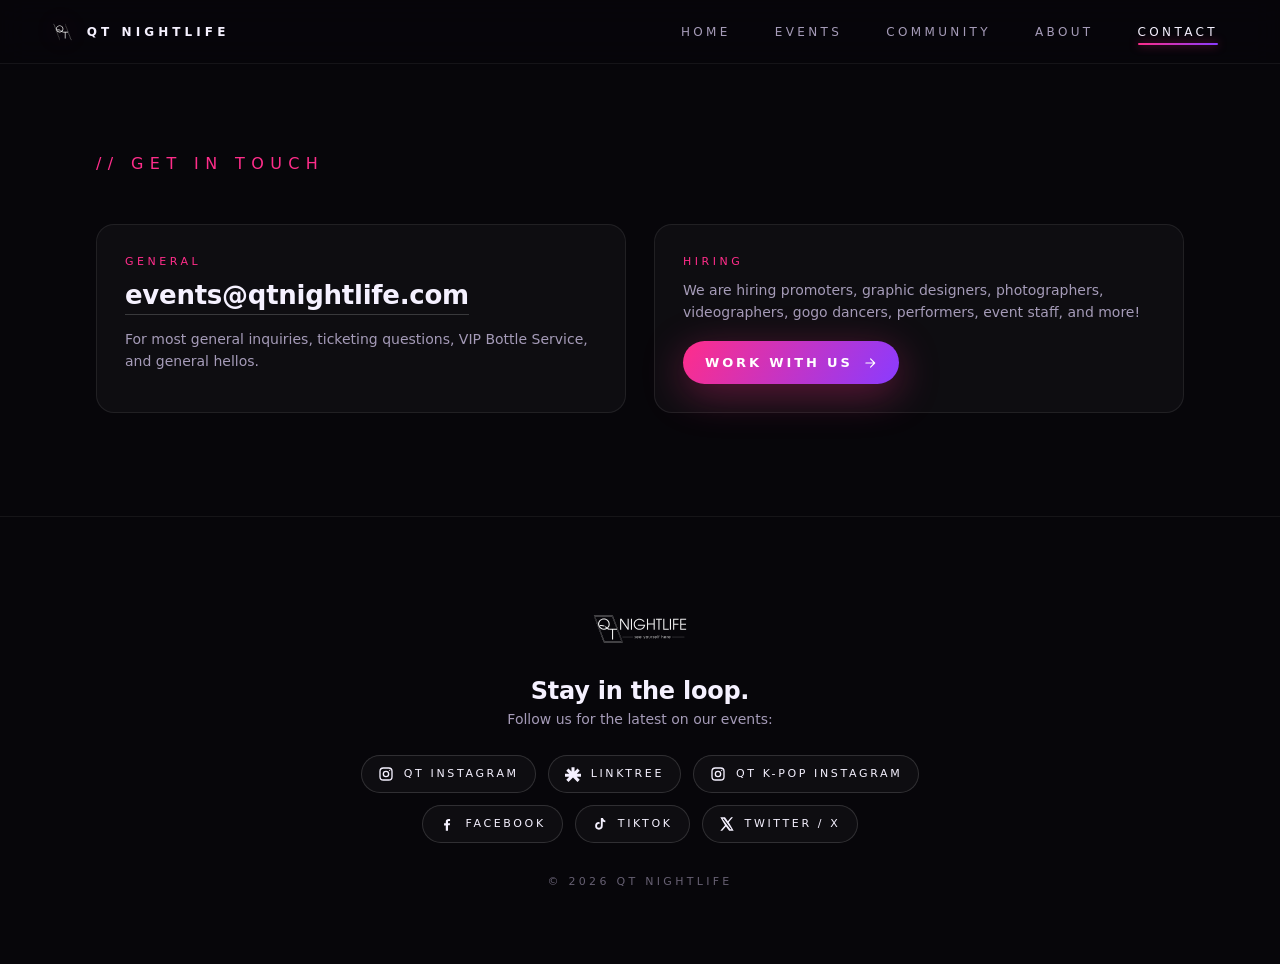
<file: contact.html>
<!doctype html>
<html lang="en">
<head>
<meta charset="utf-8" />
<meta name="viewport" content="width=device-width, initial-scale=1, viewport-fit=cover" />
<title>Contact — QT Nightlife</title>
<meta name="description" content="Bookings, partnerships, and press for QT Nightlife." />
<link rel="stylesheet" href="styles.css?v=2" />
</head>
<body>

  <header class="topnav">
    <a class="topnav-brand" href="index.html">
      <img src="brand_assets/Logos/QT Nightlife NEW Logos/Icon Only/QT Nightlife Icon Only - White.svg" alt="QT" />
      <span class="brand-name">QT Nightlife</span>
    </a>
    <nav class="topnav-tabs">
      <a href="index.html">Home</a>
      <a href="events.html">Events</a>
      <a href="community.html">Community</a>
      <a href="about.html">About</a>
      <a href="contact.html" aria-current="page">Contact</a>
    </nav>
  </header>

  <main class="page">
    <div class="page-head">
      <p class="eyebrow">// Get in touch</p>
    </div>

    <div class="contact-grid">
      <div class="contact-card">
        <p class="label">General</p>
        <a class="big" href="mailto:events@qtnightlife.com">events@qtnightlife.com</a>
        <p>For most general inquiries, ticketing questions, VIP Bottle Service, and general hellos.</p>
      </div>
      <div class="contact-card">
        <p class="label">Hiring</p>
        <p class="contact-card-lede">We are hiring promoters, graphic designers, photographers, videographers, gogo dancers, performers, event staff, and more!</p>
        <a class="cta primary" href="https://forms.gle/CJk5qpmhepZKtEN5A" target="_blank" rel="noopener">
          Work With Us
          <svg viewBox="0 0 24 24" fill="none" stroke="currentColor" stroke-width="2" stroke-linecap="round" stroke-linejoin="round" aria-hidden="true" width="14" height="14"><path d="M5 12h14M13 5l7 7-7 7"/></svg>
        </a>
      </div>
    </div>
  </main>

  <footer class="footer">
    <img class="footer-mark" src="brand_assets/Logos/QT Nightlife NEW Logos/QT Nightlife_logo Logo - White.svg" alt="QT Nightlife" />
    <h3>Stay in the loop.</h3>
    <p>Follow us for the latest on our events:</p>
    <div class="socials">
      <div class="socials-row">
        <a class="social" href="https://instagram.com/qtnightlife" target="_blank" rel="noopener">
          <svg viewBox="0 0 24 24" fill="none" stroke="currentColor" stroke-width="2" stroke-linecap="round" stroke-linejoin="round" aria-hidden="true"><rect x="3" y="3" width="18" height="18" rx="5"/><circle cx="12" cy="12" r="4"/><circle cx="17.5" cy="6.5" r="1" fill="currentColor" stroke="none"/></svg>
          QT Instagram
        </a>
        <a class="social" href="https://linktr.ee/qtnightlife" target="_blank" rel="noopener">
          <svg viewBox="0 0 24 24" fill="currentColor" aria-hidden="true"><path d="M9.7 2h4.6v6.4l4.5-4.5 3.3 3.3-4.5 4.5H24v4.6h-6.4l4.5 4.5-3.3 3.3-6.8-6.8L5.2 24l-3.3-3.3 4.5-4.5H0v-4.6h6.4L1.9 7.2 5.2 3.9l4.5 4.5V2z"/></svg>
          Linktree
        </a>
        <a class="social" href="https://www.instagram.com/qtkpopnight/" target="_blank" rel="noopener">
          <svg viewBox="0 0 24 24" fill="none" stroke="currentColor" stroke-width="2" stroke-linecap="round" stroke-linejoin="round" aria-hidden="true"><rect x="3" y="3" width="18" height="18" rx="5"/><circle cx="12" cy="12" r="4"/><circle cx="17.5" cy="6.5" r="1" fill="currentColor" stroke="none"/></svg>
          QT K-Pop Instagram
        </a>
      </div>
      <div class="socials-row">
        <a class="social" href="https://www.facebook.com/QTNightlife" target="_blank" rel="noopener">
          <svg viewBox="0 0 24 24" fill="currentColor" aria-hidden="true"><path d="M13.5 22v-8h2.7l.4-3.1h-3.1V8.9c0-.9.2-1.5 1.5-1.5h1.6V4.6c-.3 0-1.3-.1-2.4-.1-2.4 0-4 1.5-4 4.1V11H7.6v3.1h2.6V22h3.3z"/></svg>
          Facebook
        </a>
        <a class="social" href="https://tiktok.com/@qtnightlife" target="_blank" rel="noopener">
          <svg viewBox="0 0 24 24" fill="currentColor" aria-hidden="true"><path d="M16.5 3c.4 1.9 1.5 3.3 3.5 3.8v2.7c-1.4 0-2.7-.4-3.9-1.1v6.4a5.7 5.7 0 1 1-5.7-5.7c.3 0 .6 0 .9.1v2.8a2.9 2.9 0 1 0 2 2.8V3h3.2z"/></svg>
          TikTok
        </a>
        <a class="social" href="https://x.com/qtnightlife" target="_blank" rel="noopener">
          <svg viewBox="0 0 24 24" fill="currentColor" aria-hidden="true"><path d="M18.244 2H21l-6.49 7.41L22 22h-6.78l-4.78-6.27L4.8 22H2l7.02-8.02L2 2h6.96l4.3 5.71L18.24 2zm-1.19 18h1.7L7.05 4H5.27l11.78 16z"/></svg>
          Twitter / X
        </a>
      </div>
    </div>
    <p class="legal">© 2026 QT Nightlife</p>
  </footer>

</body>
</html>
</file>
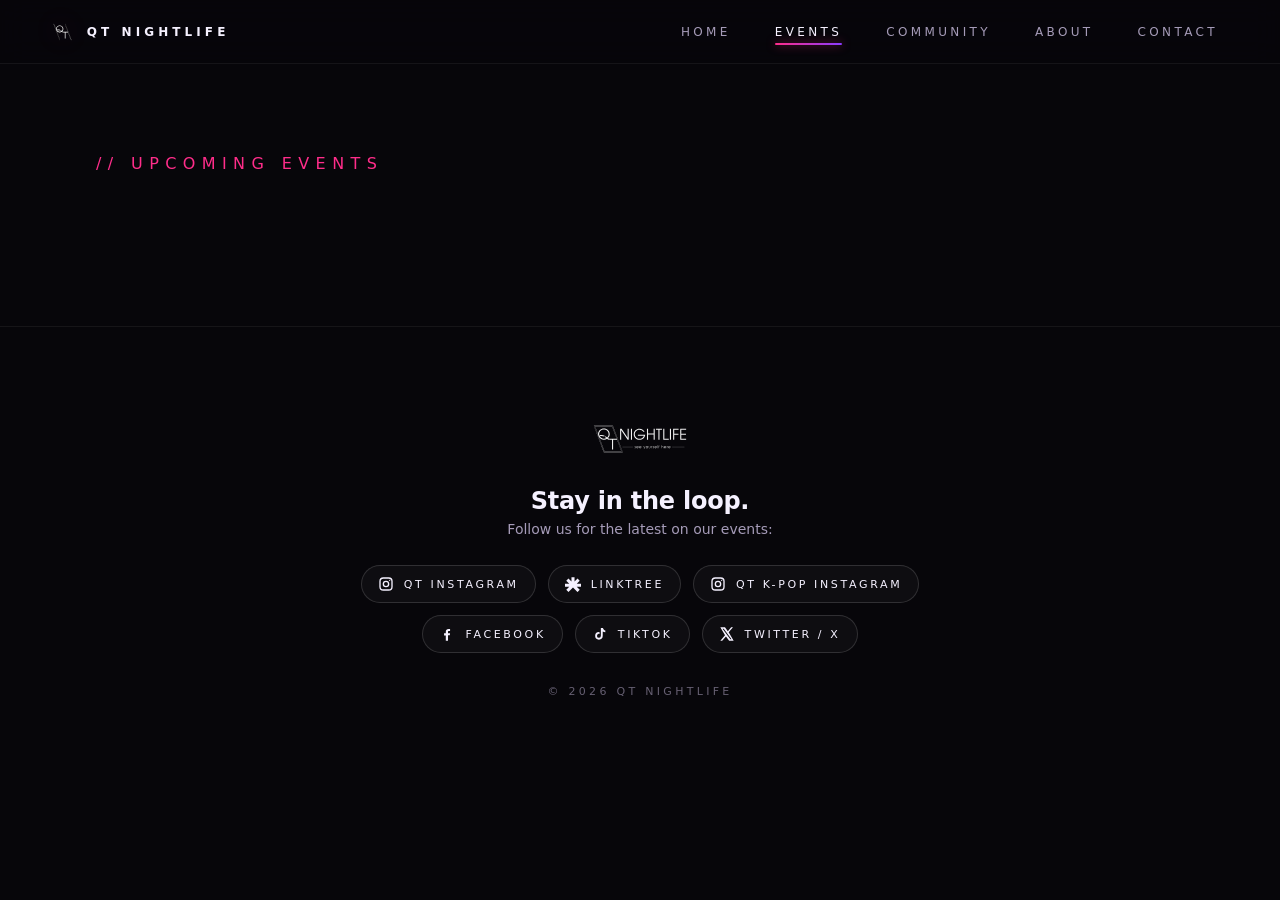
<file: events.html>
<!doctype html>
<html lang="en">
<head>
<meta charset="utf-8" />
<meta name="viewport" content="width=device-width, initial-scale=1, viewport-fit=cover" />
<title>Events — QT Nightlife</title>
<meta name="description" content="Upcoming QT Nightlife events in Los Angeles, San Francisco, and New York." />
<link rel="stylesheet" href="styles.css?v=2" />
</head>
<body>

  <header class="topnav">
    <a class="topnav-brand" href="index.html">
      <img src="brand_assets/Logos/QT Nightlife NEW Logos/Icon Only/QT Nightlife Icon Only - White.svg" alt="QT" />
      <span class="brand-name">QT Nightlife</span>
    </a>
    <nav class="topnav-tabs">
      <a href="index.html">Home</a>
      <a href="events.html" aria-current="page">Events</a>
      <a href="community.html">Community</a>
      <a href="about.html">About</a>
      <a href="contact.html">Contact</a>
    </nav>
  </header>

  <main class="page">
    <div class="page-head">
      <p class="eyebrow">// Upcoming Events</p>
    </div>

    <div class="events-widget">
      <script src="https://www.sickening.events/js/events/widget.js" type="text/javascript"></script>
      <script>
        TsEventWidget.fetchEvents({
          pid: '60a71c30-a1e8-48e8-a5b0-1f640ad1e030',
          oid: '671d6a68-01ec-450b-be2f-6d750ad1e024',
          accntcolor: '#ff3366',
          layout: 'list'
        });
      </script>
      <div id='ts-events-listing-container'></div>
    </div>
  </main>

  <footer class="footer">
    <img class="footer-mark" src="brand_assets/Logos/QT Nightlife NEW Logos/QT Nightlife_logo Logo - White.svg" alt="QT Nightlife" />
    <h3>Stay in the loop.</h3>
    <p>Follow us for the latest on our events:</p>
    <div class="socials">
      <div class="socials-row">
        <a class="social" href="https://instagram.com/qtnightlife" target="_blank" rel="noopener">
          <svg viewBox="0 0 24 24" fill="none" stroke="currentColor" stroke-width="2" stroke-linecap="round" stroke-linejoin="round" aria-hidden="true"><rect x="3" y="3" width="18" height="18" rx="5"/><circle cx="12" cy="12" r="4"/><circle cx="17.5" cy="6.5" r="1" fill="currentColor" stroke="none"/></svg>
          QT Instagram
        </a>
        <a class="social" href="https://linktr.ee/qtnightlife" target="_blank" rel="noopener">
          <svg viewBox="0 0 24 24" fill="currentColor" aria-hidden="true"><path d="M9.7 2h4.6v6.4l4.5-4.5 3.3 3.3-4.5 4.5H24v4.6h-6.4l4.5 4.5-3.3 3.3-6.8-6.8L5.2 24l-3.3-3.3 4.5-4.5H0v-4.6h6.4L1.9 7.2 5.2 3.9l4.5 4.5V2z"/></svg>
          Linktree
        </a>
        <a class="social" href="https://www.instagram.com/qtkpopnight/" target="_blank" rel="noopener">
          <svg viewBox="0 0 24 24" fill="none" stroke="currentColor" stroke-width="2" stroke-linecap="round" stroke-linejoin="round" aria-hidden="true"><rect x="3" y="3" width="18" height="18" rx="5"/><circle cx="12" cy="12" r="4"/><circle cx="17.5" cy="6.5" r="1" fill="currentColor" stroke="none"/></svg>
          QT K-Pop Instagram
        </a>
      </div>
      <div class="socials-row">
        <a class="social" href="https://www.facebook.com/QTNightlife" target="_blank" rel="noopener">
          <svg viewBox="0 0 24 24" fill="currentColor" aria-hidden="true"><path d="M13.5 22v-8h2.7l.4-3.1h-3.1V8.9c0-.9.2-1.5 1.5-1.5h1.6V4.6c-.3 0-1.3-.1-2.4-.1-2.4 0-4 1.5-4 4.1V11H7.6v3.1h2.6V22h3.3z"/></svg>
          Facebook
        </a>
        <a class="social" href="https://tiktok.com/@qtnightlife" target="_blank" rel="noopener">
          <svg viewBox="0 0 24 24" fill="currentColor" aria-hidden="true"><path d="M16.5 3c.4 1.9 1.5 3.3 3.5 3.8v2.7c-1.4 0-2.7-.4-3.9-1.1v6.4a5.7 5.7 0 1 1-5.7-5.7c.3 0 .6 0 .9.1v2.8a2.9 2.9 0 1 0 2 2.8V3h3.2z"/></svg>
          TikTok
        </a>
        <a class="social" href="https://x.com/qtnightlife" target="_blank" rel="noopener">
          <svg viewBox="0 0 24 24" fill="currentColor" aria-hidden="true"><path d="M18.244 2H21l-6.49 7.41L22 22h-6.78l-4.78-6.27L4.8 22H2l7.02-8.02L2 2h6.96l4.3 5.71L18.24 2zm-1.19 18h1.7L7.05 4H5.27l11.78 16z"/></svg>
          Twitter / X
        </a>
      </div>
    </div>
    <p class="legal">© 2026 QT Nightlife</p>
  </footer>

</body>
</html>
</file>
<file: styles.css>
:root {
  --bg: #07060a;
  --bg-2: #0d0a14;
  --ink: #f5f1ff;
  --muted: #a59bb8;
  --pink: #ff2d8a;
  --purple: #8a3bff;
  --teal: #21e6c1;
  --nav-h: 64px;
}

* { box-sizing: border-box; }
html, body { margin: 0; padding: 0; background: var(--bg); color: var(--ink); }
body {
  font-family: ui-sans-serif, system-ui, -apple-system, "Helvetica Neue", Arial, sans-serif;
  font-feature-settings: "ss01", "cv11";
  -webkit-font-smoothing: antialiased;
  text-rendering: optimizeLegibility;
  overflow-x: hidden;
}
a { color: inherit; text-decoration: none; }
img { display: block; max-width: 100%; }

/* ===================== TOP NAV (shared) ===================== */
.topnav {
  position: sticky;
  top: 0;
  z-index: 50;
  height: var(--nav-h);
  display: flex;
  align-items: center;
  justify-content: space-between;
  gap: 16px;
  padding: 0 clamp(20px, 5vw, 48px);
  background: rgba(7, 6, 10, 0.72);
  backdrop-filter: blur(14px) saturate(1.2);
  -webkit-backdrop-filter: blur(14px) saturate(1.2);
  border-bottom: 1px solid rgba(255, 255, 255, 0.06);
}
.topnav-brand {
  display: inline-flex;
  align-items: center;
  gap: 10px;
}
.topnav-brand img {
  height: 30px;
  width: auto;
  filter: drop-shadow(0 0 14px rgba(255, 45, 138, 0.45));
}
.topnav-brand .brand-name {
  font-size: 12px;
  letter-spacing: 0.34em;
  text-transform: uppercase;
  font-weight: 700;
  color: var(--ink);
}
.topnav-tabs {
  display: flex;
  align-items: center;
  gap: clamp(4px, 1.5vw, 16px);
}
.topnav-tabs a {
  position: relative;
  display: inline-block;
  padding: 10px 14px;
  font-size: 12px;
  letter-spacing: 0.28em;
  text-transform: uppercase;
  color: var(--muted);
  transition: color .15s ease;
}
.topnav-tabs a:hover { color: var(--ink); }
.topnav-tabs a[aria-current="page"] {
  color: var(--ink);
}
.topnav-tabs a[aria-current="page"]::after {
  content: "";
  position: absolute;
  left: 14px; right: 14px; bottom: 4px;
  height: 2px;
  border-radius: 2px;
  background: linear-gradient(90deg, var(--pink), var(--purple));
  box-shadow: 0 0 10px rgba(255, 45, 138, 0.65);
}

@media (max-width: 720px) {
  .topnav { padding: 0 14px; gap: 8px; }
  .topnav-brand .brand-name { display: none; }
  .topnav-brand img { height: 26px; }
  .topnav-tabs { gap: 2px; }
  .topnav-tabs a {
    padding: 8px 8px;
    font-size: 10px;
    letter-spacing: 0.18em;
  }
  .topnav-tabs a[aria-current="page"]::after {
    left: 8px; right: 8px;
  }
}
@media (max-width: 380px) {
  .topnav-tabs a {
    padding: 8px 6px;
    font-size: 9.5px;
    letter-spacing: 0.14em;
  }
  .topnav-tabs a[aria-current="page"]::after {
    left: 6px; right: 6px;
  }
}

/* ===================== HERO ===================== */
.hero {
  position: relative;
  min-height: calc(100svh - var(--nav-h));
  width: 100%;
  padding: clamp(20px, 4vw, 40px) clamp(24px, 5vw, 56px) clamp(28px, 4vw, 48px);
  display: flex;
  flex-direction: column;
  justify-content: space-between;
  gap: clamp(24px, 4vw, 48px);
  isolation: isolate;
  overflow: hidden;
}
.hero::before,
.hero::after {
  content: "";
  position: absolute;
  inset: -20%;
  z-index: -2;
  pointer-events: none;
}
.hero::before {
  background:
    radial-gradient(45% 35% at 15% 20%, rgba(255,45,138,0.55), transparent 70%),
    radial-gradient(40% 40% at 85% 30%, rgba(138,59,255,0.5), transparent 70%),
    radial-gradient(55% 45% at 50% 100%, rgba(33,230,193,0.32), transparent 70%),
    var(--bg);
  filter: saturate(1.15);
}
.hero::after {
  background:
    repeating-linear-gradient(0deg, rgba(255,255,255,0.025) 0 1px, transparent 1px 3px);
  mix-blend-mode: overlay;
  opacity: 0.7;
  z-index: -1;
}

.hero-center {
  flex: 1;
  display: flex;
  flex-direction: column;
  align-items: center;
  justify-content: center;
  text-align: center;
  gap: clamp(16px, 2.4vw, 28px);
  padding: clamp(12px, 4vh, 36px) 0;
}

.wordmark {
  width: min(92vw, 980px);
  height: auto;
  filter:
    drop-shadow(0 0 26px rgba(255,45,138,0.45))
    drop-shadow(0 0 60px rgba(138,59,255,0.35));
}

.tagline {
  font-size: clamp(13px, 1.4vw, 16px);
  letter-spacing: 0.42em;
  text-transform: uppercase;
  color: var(--muted);
  margin: 0;
}
.tagline b { color: var(--ink); font-weight: 600; }
.tagline .nowrap { white-space: nowrap; }

.cities {
  display: inline-flex;
  flex-wrap: wrap;
  align-items: center;
  justify-content: center;
  gap: 10px 14px;
  font-size: clamp(12px, 1.2vw, 14px);
  letter-spacing: 0.3em;
  text-transform: uppercase;
  color: var(--muted);
  max-width: 100%;
}
.cities .city-item {
  display: inline-flex;
  align-items: center;
  gap: 8px;
  white-space: nowrap;
}
.cities .dot {
  display: inline-block;
  width: 8px; height: 8px; border-radius: 50%;
  background: var(--pink);
  box-shadow: 0 0 12px var(--pink);
  flex-shrink: 0;
}
.cities .dot.p { background: var(--purple); box-shadow: 0 0 12px var(--purple); }
.cities .dot.t { background: var(--teal);   box-shadow: 0 0 12px var(--teal); }

.cta-row {
  display: flex; gap: 12px; flex-wrap: wrap; justify-content: center;
}
.cta {
  display: inline-flex; align-items: center; gap: 10px;
  padding: 14px 22px;
  border-radius: 999px;
  font-size: 13px;
  letter-spacing: 0.22em;
  text-transform: uppercase;
  font-weight: 600;
  transition: transform .15s ease, box-shadow .2s ease, background .2s ease;
}
.cta.primary {
  background: linear-gradient(120deg, var(--pink), var(--purple));
  color: white;
  box-shadow: 0 10px 40px rgba(255,45,138,0.35);
}
.cta.ghost {
  border: 1px solid rgba(255,255,255,0.22);
  color: var(--ink);
  background: rgba(255,255,255,0.04);
  backdrop-filter: blur(8px);
}
.cta:hover { transform: translateY(-1px); }
.cta.primary:hover { box-shadow: 0 14px 50px rgba(255,45,138,0.55); }

.hero-foot {
  display: flex;
  justify-content: space-between;
  align-items: end;
  font-size: 11px;
  letter-spacing: 0.3em;
  text-transform: uppercase;
  color: var(--muted);
}
.hero-foot .pulse { display: inline-flex; align-items: center; gap: 10px; }
.hero-foot .pulse::before {
  content:""; width: 8px; height: 8px; border-radius: 50%;
  background: var(--teal);
  box-shadow: 0 0 14px var(--teal);
  animation: pulse 1.6s ease-in-out infinite;
}
@keyframes pulse {
  0%, 100% { opacity: 1; transform: scale(1); }
  50%      { opacity: 0.4; transform: scale(0.85); }
}

/* ===================== GENERIC PAGE WRAPPER ===================== */
.page {
  padding: clamp(48px, 7vw, 96px) clamp(20px, 5vw, 56px) clamp(64px, 8vw, 120px);
  max-width: 1200px;
  margin: 0 auto;
}
.page-head { margin-bottom: clamp(28px, 4vw, 56px); }
.page-head .eyebrow {
  font-size: 16px;
  letter-spacing: 0.4em;
  text-transform: uppercase;
  color: var(--pink);
  margin: 0 0 10px;
}
.page-head h1 {
  font-size: clamp(40px, 7vw, 96px);
  line-height: 0.95;
  margin: 0;
  letter-spacing: -0.02em;
  font-weight: 800;
}
.page-head h1 em {
  font-style: normal;
  background: linear-gradient(120deg, var(--pink), var(--purple), var(--teal));
  -webkit-background-clip: text;
  background-clip: text;
  color: transparent;
}
.page-head .lede {
  max-width: 560px;
  color: var(--muted);
  line-height: 1.55;
  font-size: 15px;
  margin: 18px 0 0;
}
.page-head .lede p { margin: 0 0 14px; }
.page-head .lede p:last-child { margin-bottom: 0; }

/* ===================== EVENTS PAGE ===================== */
.events-widget { color: var(--ink); }
#ts-events-listing-container { color: var(--ink); }
#ts-events-listing-container a { color: var(--pink); }

/* ===================== ABOUT PAGE ===================== */
.about-grid {
  display: grid;
  grid-template-columns: repeat(auto-fit, minmax(240px, 1fr));
  gap: clamp(16px, 2.5vw, 28px);
}
.about-card {
  padding: 24px;
  border-radius: 18px;
  background: rgba(255,255,255,0.03);
  border: 1px solid rgba(255,255,255,0.08);
  position: relative;
  overflow: hidden;
  isolation: isolate;
}
.about-card h3 {
  font-size: 20px;
  margin: 0 0 8px;
  letter-spacing: -0.01em;
}
.about-card p {
  color: var(--muted);
  font-size: 14px;
  line-height: 1.55;
  margin: 0;
}
.about-card .city-tag {
  display: inline-block;
  font-size: 10px;
  letter-spacing: 0.3em;
  text-transform: uppercase;
  color: var(--pink);
  margin-bottom: 14px;
}

/* Mission + Vision pillars */
.pillars {
  display: grid;
  grid-template-columns: repeat(auto-fit, minmax(280px, 1fr));
  gap: clamp(16px, 2.5vw, 28px);
  margin-bottom: clamp(48px, 7vw, 96px);
}
.pillar {
  position: relative;
  padding: clamp(24px, 3vw, 36px);
  border-radius: 20px;
  background: rgba(255,255,255,0.03);
  border: 1px solid rgba(255,255,255,0.08);
  overflow: hidden;
  isolation: isolate;
}
.pillar::before {
  content: "";
  position: absolute;
  inset: -2px;
  border-radius: 22px;
  padding: 1px;
  background: linear-gradient(135deg, var(--pink), transparent 55%);
  -webkit-mask: linear-gradient(#000 0 0) content-box, linear-gradient(#000 0 0);
  -webkit-mask-composite: xor;
          mask-composite: exclude;
  pointer-events: none;
  opacity: 0.6;
}
.pillar--vision::before {
  background: linear-gradient(135deg, var(--teal), transparent 55%);
}
.pillar-tag {
  display: inline-block;
  font-size: 11px;
  letter-spacing: 0.35em;
  text-transform: uppercase;
  color: var(--pink);
  margin-bottom: 16px;
}
.pillar--vision .pillar-tag { color: var(--teal); }
.pillar-body {
  font-size: clamp(18px, 2vw, 22px);
  line-height: 1.45;
  margin: 0;
  color: var(--ink);
  letter-spacing: -0.005em;
}
.pillar-body strong { font-weight: 700; }

/* Values */
.values-head { margin-bottom: clamp(24px, 3vw, 40px); }
.values-head h2 {
  font-size: clamp(32px, 5vw, 56px);
  margin: 8px 0 0;
  letter-spacing: -0.02em;
  font-weight: 800;
  line-height: 1;
}
.values-grid {
  display: grid;
  grid-template-columns: repeat(auto-fit, minmax(280px, 1fr));
  gap: clamp(16px, 2.5vw, 28px);
}
.value-card {
  padding: clamp(22px, 2.6vw, 32px);
  border-radius: 18px;
  background: rgba(255,255,255,0.03);
  border: 1px solid rgba(255,255,255,0.08);
  display: flex;
  flex-direction: column;
  gap: 14px;
}
.value-card h3 {
  font-size: clamp(22px, 2.4vw, 28px);
  margin: 0;
  letter-spacing: -0.01em;
  background: linear-gradient(120deg, var(--pink), var(--purple), var(--teal));
  -webkit-background-clip: text;
  background-clip: text;
  color: transparent;
}
.value-intro {
  margin: 0;
  color: var(--ink);
  font-size: 15px;
  line-height: 1.55;
}
.value-list {
  list-style: none;
  padding: 0;
  margin: 0;
  display: flex;
  flex-direction: column;
  gap: 8px;
}
.value-list li {
  position: relative;
  padding-left: 18px;
  color: var(--muted);
  font-size: 14px;
  line-height: 1.55;
}
.value-list li::before {
  content: "";
  position: absolute;
  left: 0;
  top: 0.6em;
  width: 8px;
  height: 2px;
  background: var(--pink);
}
.value-foot {
  margin: 4px 0 0;
  padding-top: 14px;
  border-top: 1px solid rgba(255,255,255,0.08);
  font-size: 13px;
  letter-spacing: 0.04em;
  color: var(--ink);
}
.value-foot strong {
  background: linear-gradient(120deg, var(--pink), var(--teal));
  -webkit-background-clip: text;
  background-clip: text;
  color: transparent;
  font-weight: 700;
}

/* ===================== ABOUT — MANIFESTO LAYOUT ===================== */
.manifesto {
  max-width: 860px;
  margin: 0 auto;
  padding: clamp(40px, 6vw, 80px) clamp(20px, 5vw, 56px) clamp(56px, 7vw, 100px);
}
.manifesto-eyebrow {
  font-size: 16px;
  letter-spacing: 0.4em;
  text-transform: uppercase;
  color: var(--pink);
  margin: 0 0 18px;
}
.manifesto-hero {
  font-size: clamp(40px, 8vw, 88px);
  line-height: 0.95;
  letter-spacing: -0.03em;
  font-weight: 800;
  margin: 0 0 clamp(24px, 3.5vw, 44px);
}
.manifesto-hero em {
  font-style: italic;
  background: linear-gradient(120deg, var(--pink), var(--purple), var(--teal));
  -webkit-background-clip: text;
  background-clip: text;
  color: transparent;
  font-weight: 800;
}
.manifesto-intro {
  max-width: 620px;
}
.manifesto-intro p {
  font-size: clamp(15px, 1.7vw, 18px);
  line-height: 1.55;
  margin: 0 0 12px;
  color: var(--ink);
}
.manifesto-intro p:last-child { margin-bottom: 0; }
.manifesto-intro .hl {
  background: linear-gradient(120deg, var(--pink), var(--teal));
  -webkit-background-clip: text;
  background-clip: text;
  color: transparent;
  font-weight: 700;
}
.manifesto-rule {
  border: 0;
  height: 1px;
  background: linear-gradient(90deg, rgba(255,45,138,0.4), rgba(33,230,193,0.15) 60%, transparent);
  margin: clamp(36px, 5vw, 64px) 0;
}
.manifesto-section {
  margin: 0 0 clamp(32px, 4vw, 56px);
  max-width: 700px;
}
.manifesto-section:last-of-type { margin-bottom: 0; }
.manifesto-label {
  font-size: 11px;
  letter-spacing: 0.35em;
  text-transform: uppercase;
  color: var(--muted);
  margin: 0 0 12px;
  display: inline-flex;
  align-items: center;
  gap: 10px;
}
.manifesto-label::before {
  content: "";
  width: 22px;
  height: 1px;
  background: var(--pink);
}
.manifesto-statement {
  font-size: clamp(19px, 2.4vw, 28px);
  line-height: 1.3;
  letter-spacing: -0.015em;
  font-weight: 600;
  margin: 0 0 14px;
  color: var(--ink);
}
.manifesto-statement em {
  font-style: normal;
  background: linear-gradient(120deg, var(--pink), var(--purple), var(--teal));
  -webkit-background-clip: text;
  background-clip: text;
  color: transparent;
}
.manifesto-tags {
  display: flex;
  flex-wrap: wrap;
  gap: 8px 10px;
  margin: 0 0 18px;
  font-size: 13px;
}
.manifesto-tags span {
  position: relative;
  padding: 5px 12px;
  border: 1px solid rgba(255,255,255,0.18);
  border-radius: 999px;
  color: var(--ink);
  letter-spacing: 0.04em;
  font-size: 12px;
  background: rgba(255,255,255,0.02);
}
.manifesto-quote {
  margin: 0;
  padding: clamp(12px, 1.8vw, 20px) 0 clamp(12px, 1.8vw, 20px) clamp(16px, 2.2vw, 24px);
  border-left: 2px solid var(--pink);
  font-size: clamp(22px, 3vw, 36px);
  line-height: 1.15;
  letter-spacing: -0.02em;
  font-weight: 700;
  color: var(--ink);
}
.manifesto-quote em {
  font-style: italic;
  background: linear-gradient(120deg, var(--pink), var(--purple), var(--teal));
  -webkit-background-clip: text;
  background-clip: text;
  color: transparent;
}
.manifesto-list {
  list-style: none;
  padding: 0;
  margin: 0;
  display: flex;
  flex-direction: column;
  gap: 10px;
}
.manifesto-list li {
  position: relative;
  padding-left: 26px;
  font-size: clamp(14px, 1.4vw, 15px);
  line-height: 1.55;
  color: var(--muted);
}
.manifesto-list li strong {
  color: var(--ink);
  font-weight: 600;
}
.manifesto-list li::before {
  content: "→";
  position: absolute;
  left: 0;
  top: 0;
  color: var(--pink);
  font-weight: 700;
}

/* ===================== COMMUNITY PAGE ===================== */
.community-photo {
  margin: clamp(32px, 5vw, 56px) auto 0;
  max-width: 1100px;
}
.community-photo img {
  width: 100%;
  aspect-ratio: 21 / 9;
  object-fit: cover;
  border-radius: 18px;
  display: block;
}
.community-photo img[src*="community_photo_2"] {
  object-position: center 35%;
}
.section-eyebrow {
  font-size: 16px;
  letter-spacing: 0.4em;
  text-transform: uppercase;
  color: var(--pink);
  margin: 0 0 18px;
}
.section-title {
  font-size: clamp(28px, 4vw, 44px);
  letter-spacing: -0.02em;
  font-weight: 800;
  line-height: 1.05;
  margin: 4px 0 28px;
}
.section-rule {
  border: 0;
  height: 1px;
  background: linear-gradient(90deg, rgba(255,45,138,0.35), rgba(33,230,193,0.15) 60%, transparent);
  margin: clamp(40px, 6vw, 72px) 0;
}

.event-grid {
  display: grid;
  grid-template-columns: repeat(5, minmax(0, 1fr));
  gap: clamp(10px, 1.4vw, 18px);
}
@media (max-width: 900px) {
  .event-grid {
    grid-template-columns: repeat(auto-fit, minmax(220px, 1fr));
    gap: clamp(16px, 2.5vw, 24px);
  }
}
.event-card {
  padding: clamp(14px, 1.4vw, 20px);
  border-radius: 16px;
  background: rgba(255,255,255,0.03);
  border: 1px solid rgba(255,255,255,0.08);
  transition: border-color .2s ease, background .2s ease, transform .15s ease;
  display: flex;
  flex-direction: column;
  align-items: flex-start;
}
.event-card:hover {
  border-color: rgba(255,45,138,0.4);
  background: rgba(255,45,138,0.04);
  transform: translateY(-1px);
}
.event-card .city-tag {
  display: inline-block;
  font-size: 10px;
  letter-spacing: 0.22em;
  text-transform: uppercase;
  color: var(--pink);
  margin-bottom: 12px;
  white-space: nowrap;
}
.event-card h3 {
  font-size: clamp(16px, 1.5vw, 20px);
  margin: 0 0 8px;
  letter-spacing: -0.01em;
}
.event-card p {
  color: var(--muted);
  font-size: clamp(12px, 1.05vw, 14px);
  line-height: 1.5;
  margin: 0 0 14px;
}
.event-cta {
  display: inline-flex;
  align-items: center;
  gap: 6px;
  margin-top: auto;
  align-self: center;
  padding: 7px 12px;
  border-radius: 999px;
  border: 1px solid rgba(255,45,138,0.45);
  background: rgba(255,45,138,0.06);
  color: var(--ink);
  font-size: 10px;
  letter-spacing: 0.18em;
  text-transform: uppercase;
  text-decoration: none;
  white-space: nowrap;
  transition: background .2s ease, border-color .2s ease, transform .15s ease;
}
.event-cta:hover {
  background: rgba(255,45,138,0.16);
  border-color: var(--pink);
  transform: translateY(-1px);
}
.event-cta svg {
  width: 14px;
  height: 14px;
  transition: transform .2s ease;
}
.event-cta:hover svg { transform: translateX(2px); }

.press-list {
  list-style: none;
  padding: 0;
  margin: 0;
  border-top: 1px solid rgba(255,255,255,0.08);
}
.press-item {
  border-bottom: 1px solid rgba(255,255,255,0.08);
}
.press-item a {
  display: flex;
  flex-direction: column;
  gap: 8px;
  padding: 22px 4px;
  text-decoration: none;
  color: var(--ink);
  transition: padding .2s ease, color .2s ease;
}
.press-item a:hover {
  padding-left: 14px;
  color: var(--pink);
}
.press-title {
  font-size: clamp(16px, 1.8vw, 20px);
  line-height: 1.35;
  font-weight: 600;
  letter-spacing: -0.005em;
}
.press-sub {
  color: var(--muted);
  font-weight: 400;
  font-size: 0.85em;
}
.press-meta {
  display: flex;
  flex-wrap: wrap;
  gap: 6px 14px;
  font-size: 12px;
  letter-spacing: 0.08em;
  text-transform: uppercase;
  color: var(--muted);
}
.press-outlet { color: var(--ink); }
.press-date::before {
  content: "·";
  margin-right: 10px;
  color: rgba(255,255,255,0.3);
}
@media (max-width: 480px) {
  .press-date::before { display: none; }
}

/* ===================== ARTICLE / BLOG POST ===================== */
.article {
  max-width: 760px;
  margin: 0 auto;
  padding: clamp(32px, 5vw, 64px) clamp(20px, 5vw, 56px) clamp(64px, 8vw, 120px);
}
.article-back {
  display: inline-block;
  font-size: 12px;
  letter-spacing: 0.24em;
  text-transform: uppercase;
  color: var(--muted);
  text-decoration: none;
  margin-bottom: clamp(28px, 4vw, 48px);
  transition: color .2s ease, transform .15s ease;
}
.article-back:hover {
  color: var(--pink);
  transform: translateX(-2px);
}
.article-head {
  margin-bottom: clamp(28px, 4vw, 48px);
}
.article-eyebrow {
  font-size: 16px;
  letter-spacing: 0.4em;
  text-transform: uppercase;
  color: var(--pink);
  margin: 0 0 14px;
}
.article-title {
  font-size: clamp(30px, 5vw, 52px);
  line-height: 1.08;
  letter-spacing: -0.025em;
  font-weight: 800;
  margin: 0 0 20px;
}
.article-title em {
  font-style: italic;
  background: linear-gradient(120deg, var(--pink), var(--purple), var(--teal));
  -webkit-background-clip: text;
  background-clip: text;
  color: transparent;
}
.article-meta {
  display: flex;
  flex-wrap: wrap;
  gap: 6px 14px;
  font-size: 12px;
  letter-spacing: 0.08em;
  text-transform: uppercase;
  color: var(--muted);
  margin: 0;
}
.article-author { color: var(--ink); }
.article-date::before {
  content: "·";
  margin-right: 10px;
  color: rgba(255,255,255,0.3);
}
@media (max-width: 480px) {
  .article-date::before { display: none; }
}
.article-hero {
  margin: 0 0 clamp(28px, 4vw, 44px);
}
.article-hero-frame {
  aspect-ratio: 16 / 9;
  width: 100%;
  border-radius: 16px;
  background:
    linear-gradient(135deg, rgba(255,45,138,0.10), rgba(138,59,255,0.08) 45%, rgba(33,230,193,0.06));
  border: 1px dashed rgba(255,255,255,0.18);
  display: flex;
  align-items: center;
  justify-content: center;
  overflow: hidden;
}
.article-hero-hint {
  font-size: 11px;
  letter-spacing: 0.4em;
  text-transform: uppercase;
  color: var(--muted);
}
.article-hero img {
  width: 100%;
  height: auto;
  border-radius: 16px;
  display: block;
}
.article-hero figcaption {
  margin-top: 12px;
  font-size: 12px;
  color: var(--muted);
  letter-spacing: 0.04em;
}
.article-body {
  border-top: 1px solid rgba(255,255,255,0.08);
  padding-top: clamp(24px, 3.5vw, 40px);
}
.article-body p {
  font-size: clamp(15px, 1.6vw, 17px);
  line-height: 1.7;
  margin: 0 0 18px;
  color: var(--ink);
}
.article-lede {
  font-size: clamp(17px, 1.9vw, 20px) !important;
  line-height: 1.55 !important;
  color: var(--ink);
  margin-bottom: 28px !important;
}
.article-body h2 {
  font-size: clamp(20px, 2.4vw, 26px);
  letter-spacing: -0.01em;
  font-weight: 700;
  margin: 36px 0 14px;
  color: var(--ink);
}
.article-body h2::before {
  content: "";
  display: block;
  width: 32px;
  height: 2px;
  background: var(--pink);
  margin-bottom: 14px;
}
.article-outro {
  margin-top: 28px;
  padding: clamp(18px, 2.5vw, 26px);
  border-radius: 14px;
  background: rgba(255,45,138,0.05);
  border: 1px solid rgba(255,45,138,0.18);
}
.article-outro a {
  color: var(--pink);
  text-decoration: none;
  border-bottom: 1px solid rgba(255,45,138,0.4);
}
.article-outro a:hover {
  border-bottom-color: var(--pink);
}
.article-foot {
  margin-top: clamp(36px, 5vw, 56px);
  padding-top: clamp(20px, 3vw, 32px);
  border-top: 1px solid rgba(255,255,255,0.08);
}
.article-foot .article-back { margin-bottom: 0; }

/* ===================== CONTACT PAGE ===================== */
.contact-grid {
  display: grid;
  grid-template-columns: repeat(auto-fit, minmax(260px, 1fr));
  gap: clamp(16px, 2.5vw, 28px);
}
.contact-card {
  padding: 28px;
  border-radius: 18px;
  background: rgba(255,255,255,0.03);
  border: 1px solid rgba(255,255,255,0.08);
}
.contact-card .label {
  font-size: 11px;
  letter-spacing: 0.32em;
  text-transform: uppercase;
  color: var(--pink);
  margin: 0 0 10px;
}
.contact-card a.big {
  display: inline-block;
  font-size: clamp(20px, 2.4vw, 26px);
  font-weight: 700;
  letter-spacing: -0.01em;
  color: var(--ink);
  border-bottom: 1px solid rgba(255,255,255,0.18);
  padding-bottom: 4px;
  transition: color .15s ease, border-color .15s ease;
}
.contact-card a.big:hover { color: var(--pink); border-color: var(--pink); }
.contact-card p { color: var(--muted); font-size: 14px; line-height: 1.55; margin: 14px 0 0; }
.contact-card-lede { margin-top: 6px !important; margin-bottom: 18px !important; }
.contact-card .cta.primary { text-decoration: none; }


/* ===================== FOOTER (shared) ===================== */
.footer {
  padding: clamp(48px, 7vw, 88px) clamp(20px, 5vw, 56px) clamp(28px, 4vw, 48px);
  border-top: 1px solid rgba(255,255,255,0.06);
  background: var(--bg);
  text-align: center;
}
.footer-mark {
  height: 48px;
  width: auto;
  margin: 0 auto 24px;
  opacity: 0.95;
}
.footer h3 {
  font-size: clamp(18px, 2.2vw, 24px);
  letter-spacing: -0.01em;
  margin: 0 0 6px;
  font-weight: 700;
}
.footer p {
  color: var(--muted);
  font-size: 14px;
  margin: 0 0 28px;
}
.socials {
  display: flex;
  flex-direction: column;
  align-items: center;
  gap: 12px;
}
.socials-row {
  display: flex;
  flex-wrap: wrap;
  justify-content: center;
  gap: 12px;
}
.social {
  display: inline-flex; align-items: center; gap: 10px;
  padding: 10px 16px;
  border-radius: 999px;
  border: 1px solid rgba(255,255,255,0.14);
  background: rgba(255,255,255,0.03);
  font-size: 11px;
  letter-spacing: 0.24em;
  text-transform: uppercase;
  color: var(--ink);
  transition: transform .15s ease, border-color .2s ease, background .2s ease;
}
.social:hover {
  transform: translateY(-1px);
  border-color: rgba(255,45,138,0.65);
  background: rgba(255,45,138,0.08);
}
.social svg { width: 16px; height: 16px; }

.footer .legal {
  margin-top: 32px;
  font-size: 11px;
  letter-spacing: 0.3em;
  text-transform: uppercase;
  color: rgba(165,155,184,0.6);
}

/* ===================== SMALL SCREENS ===================== */
@media (max-width: 640px) {
  .topnav-brand .brand-name { display: none; }
  .topnav-tabs a { padding: 10px 8px; font-size: 11px; letter-spacing: 0.2em; }
  .hero-foot { flex-direction: column; gap: 14px; align-items: flex-start; }
}
</file>
